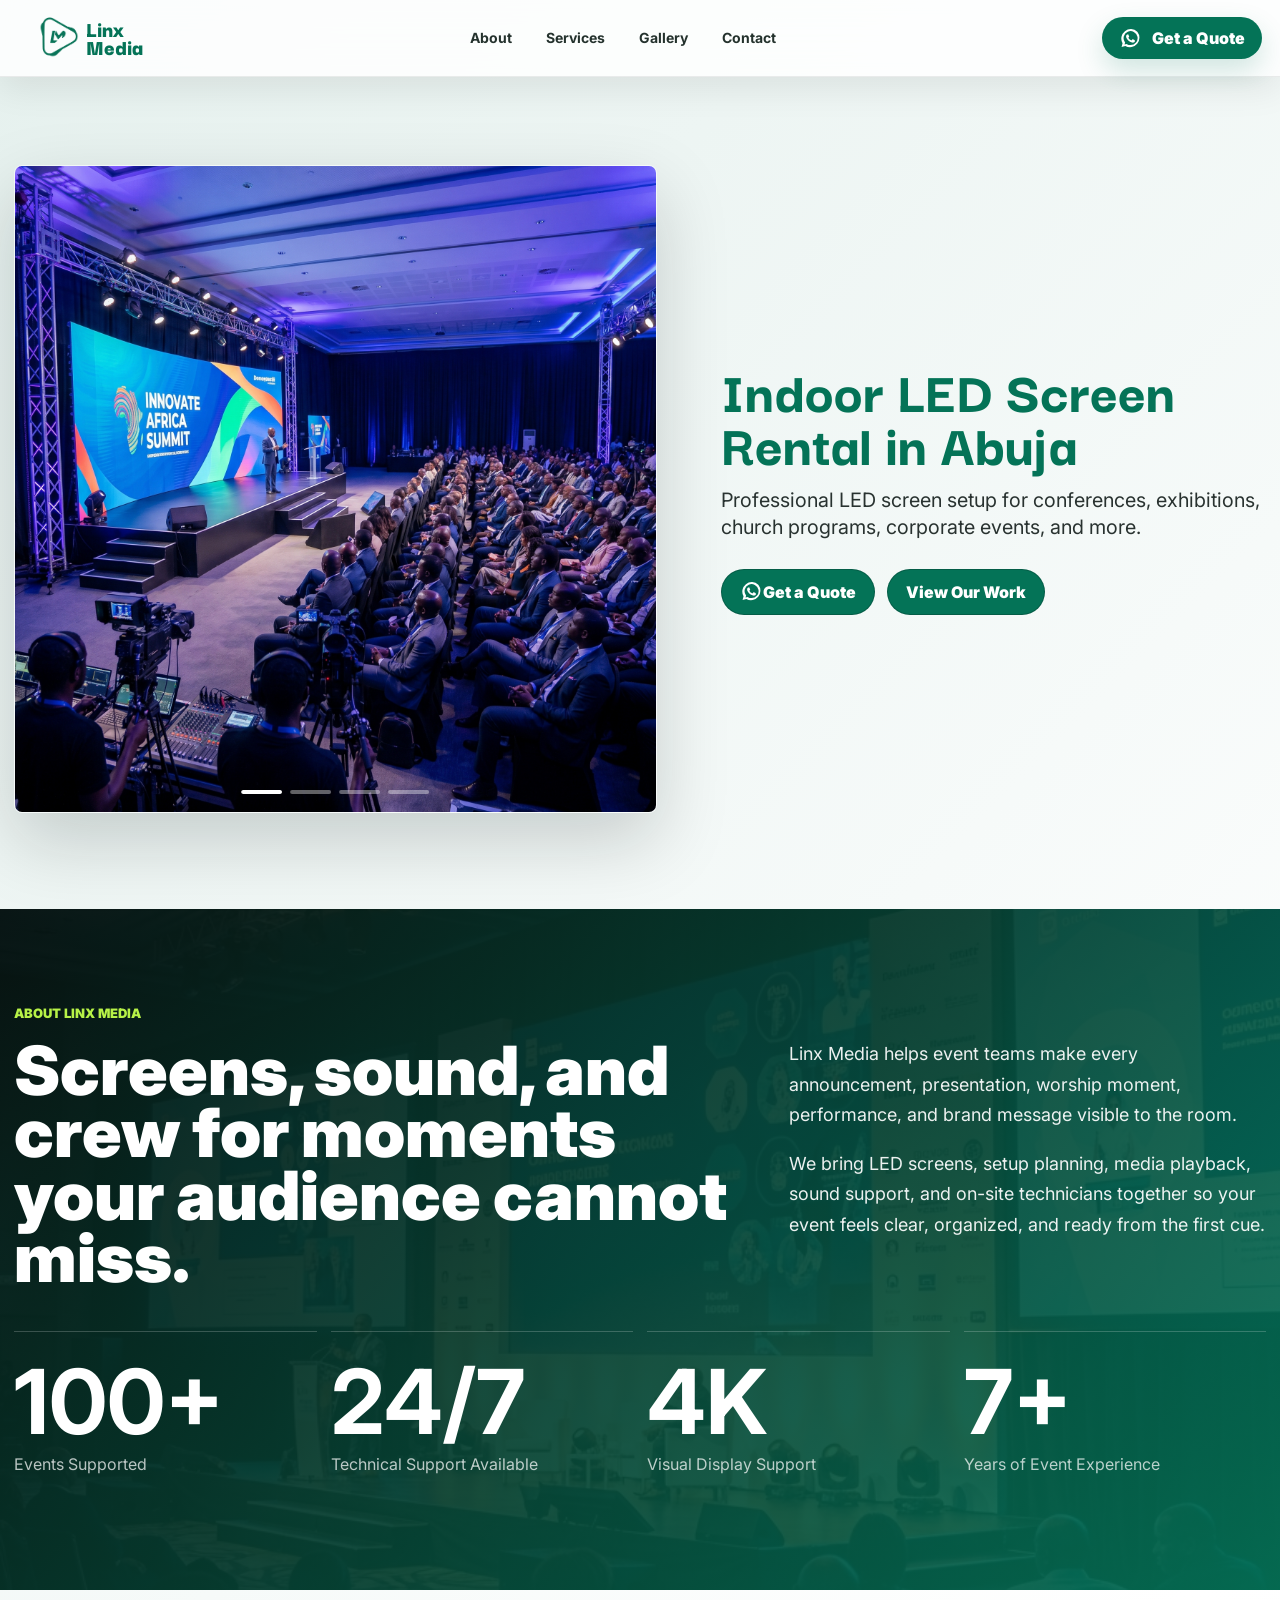
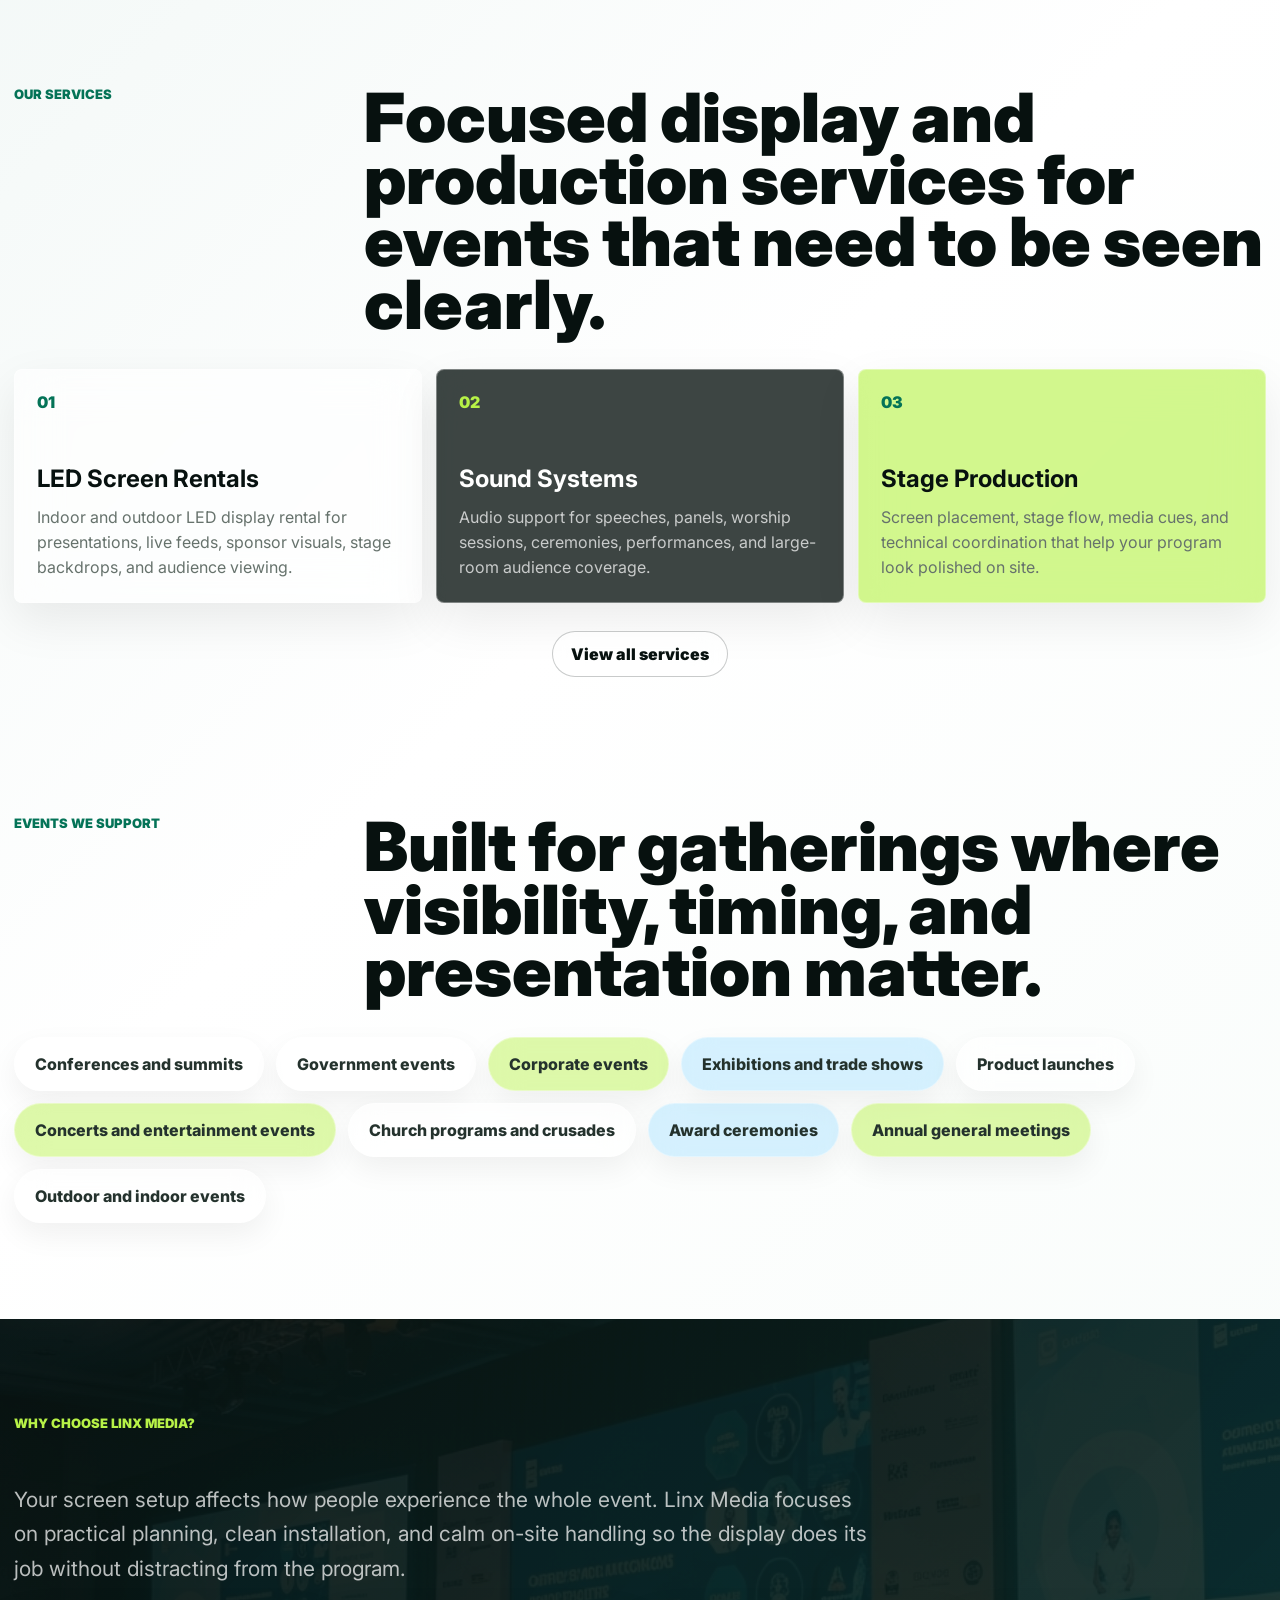
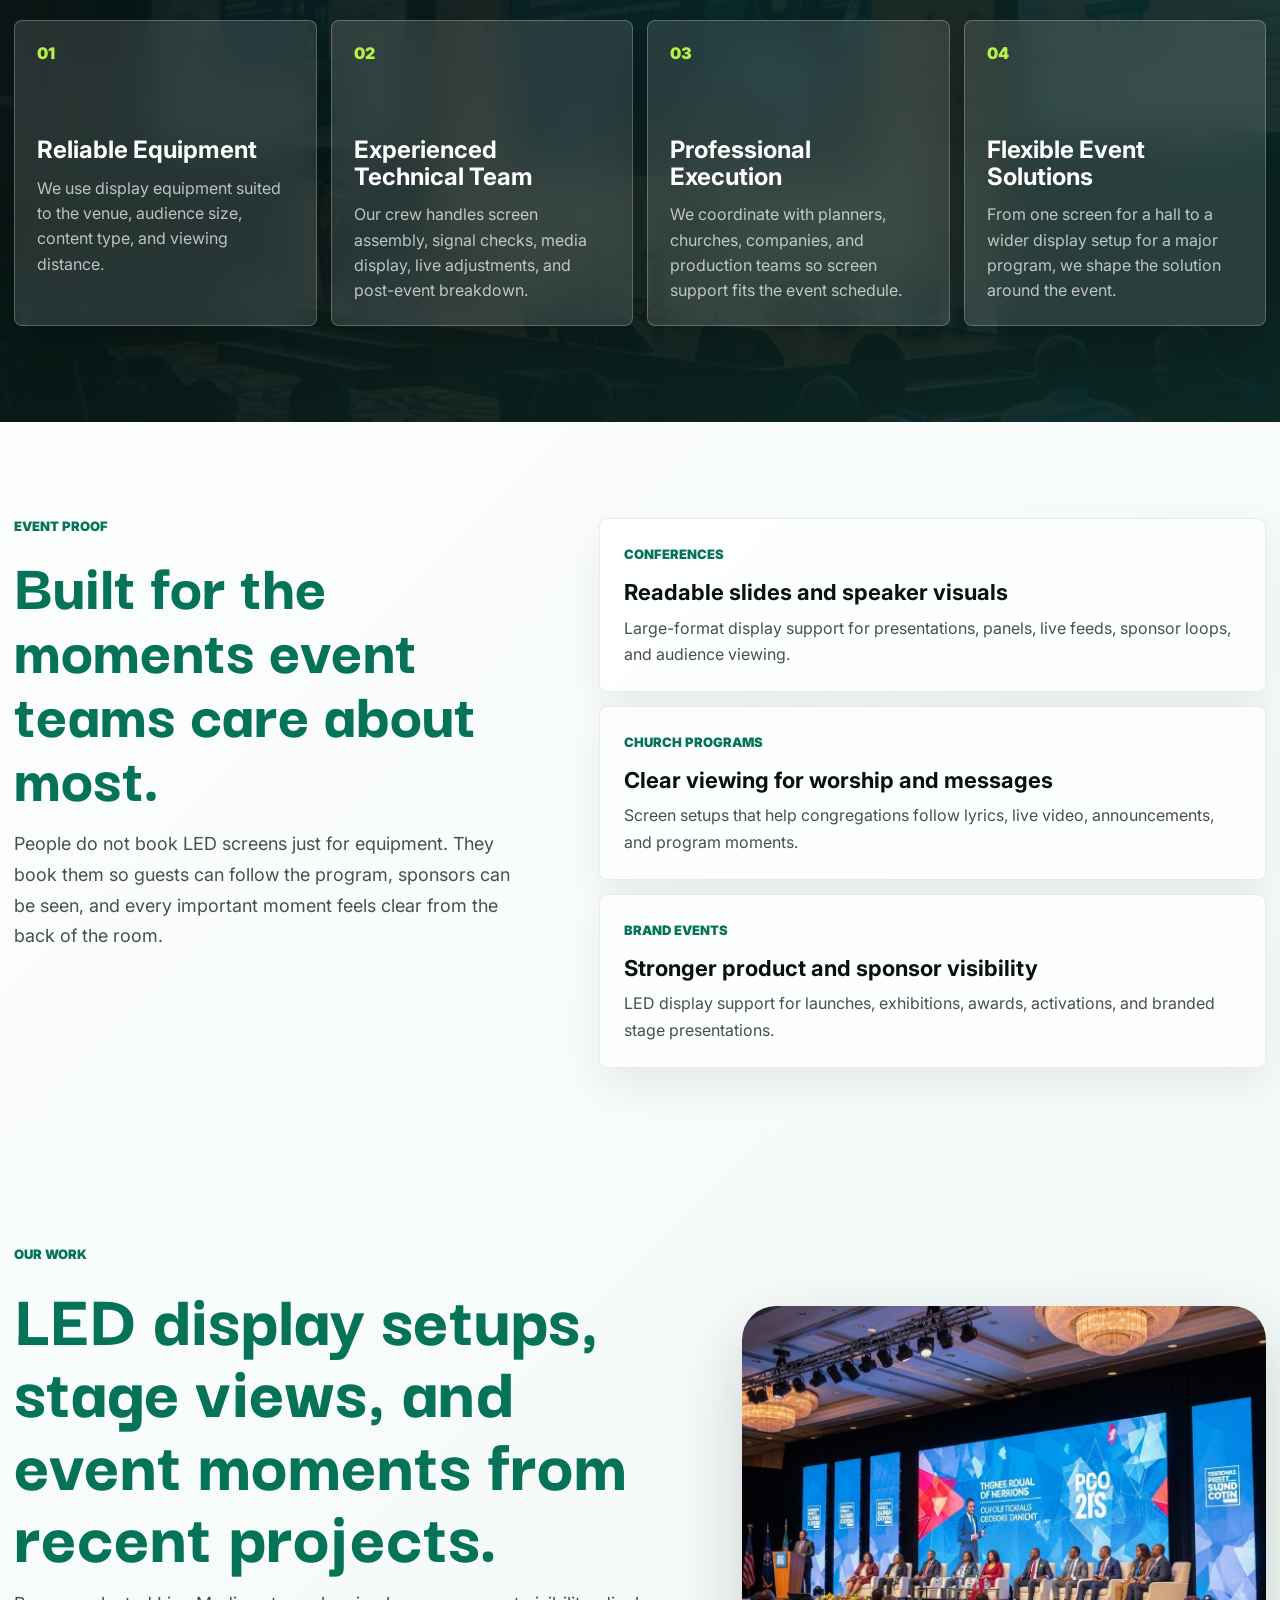
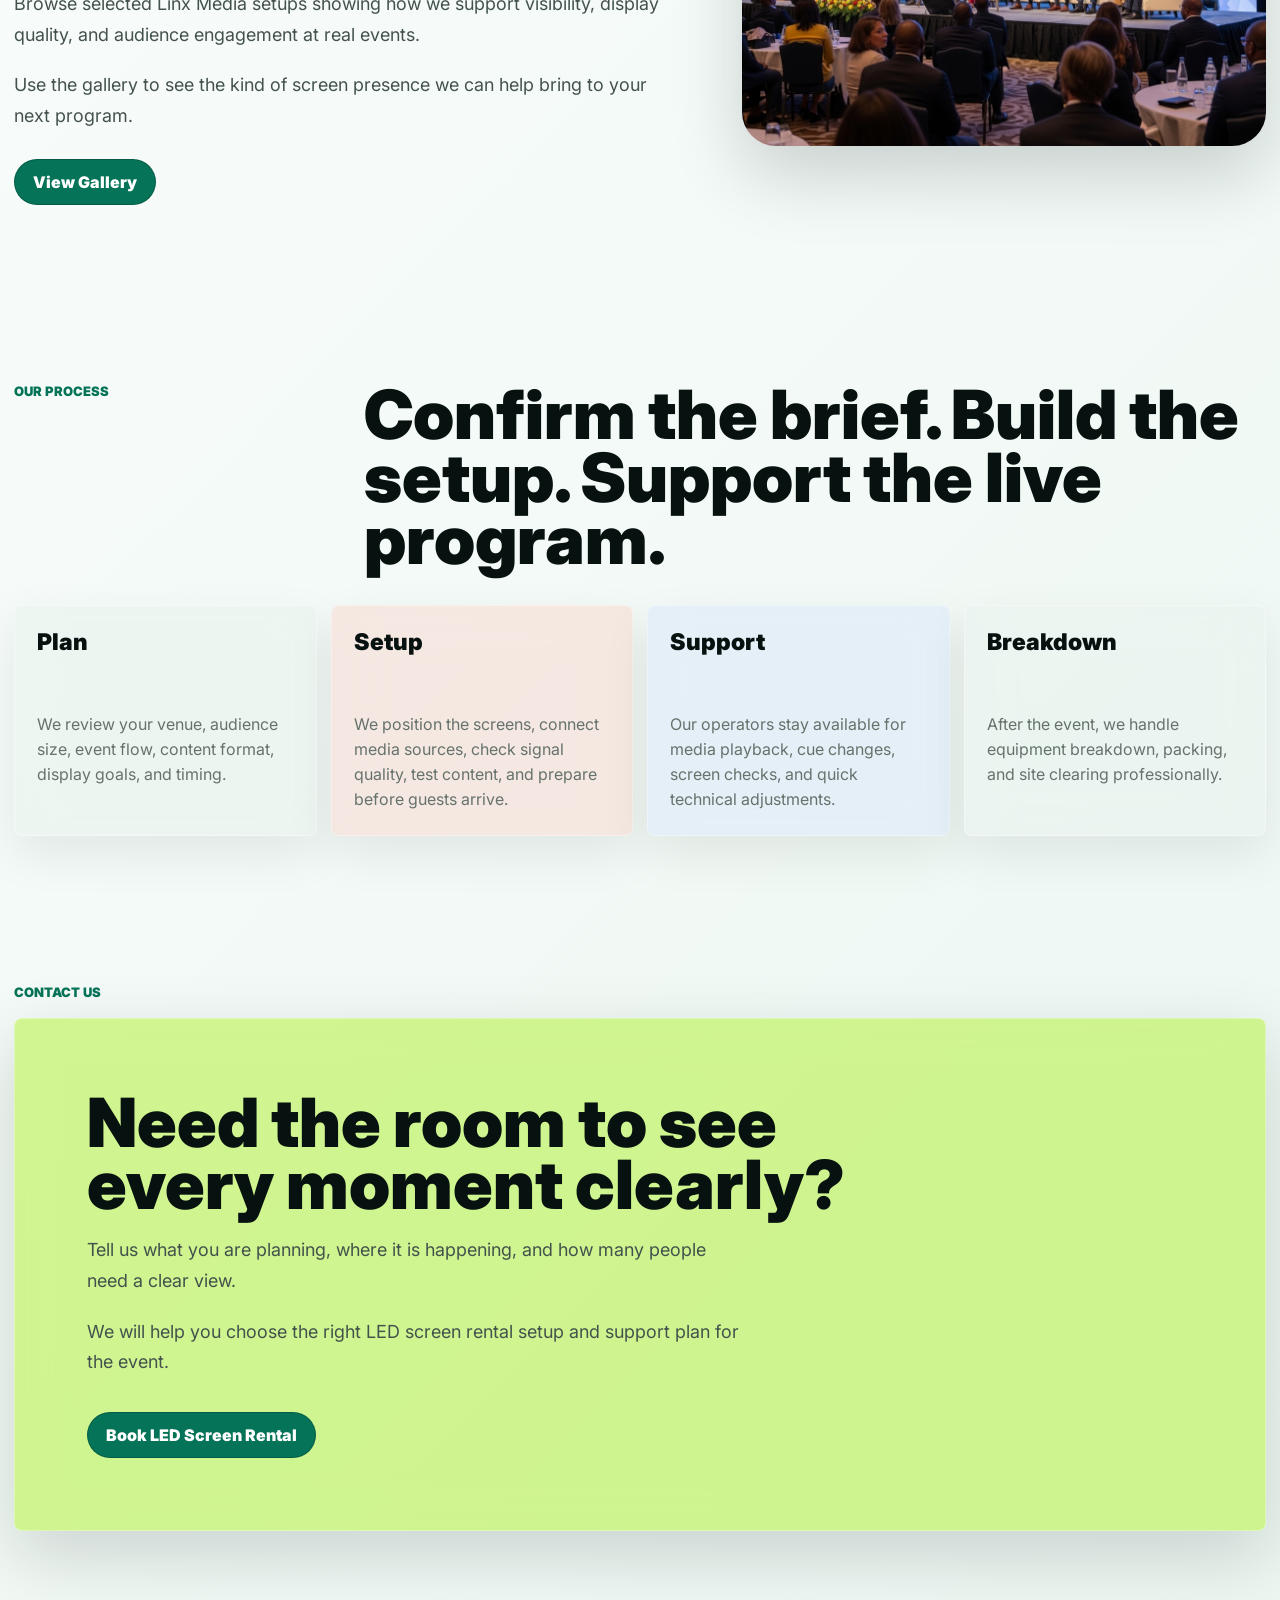
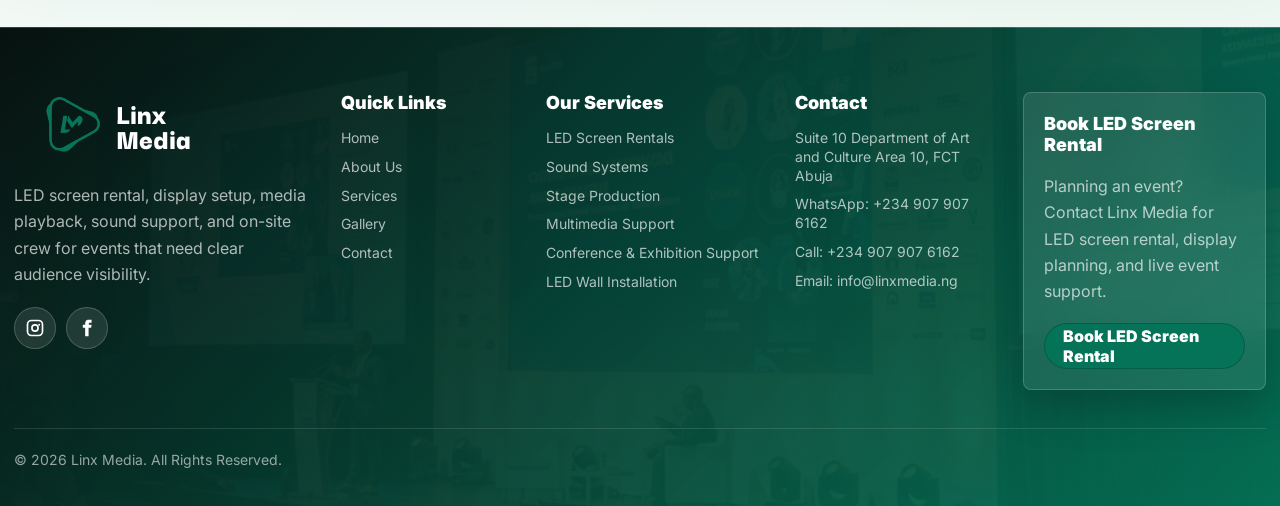
<file: index.html>
<!DOCTYPE html>
<html lang="en">
<head>
  <meta charset="UTF-8">
  <meta name="viewport" content="width=device-width, initial-scale=1.0">
  <title>Linx Media | LED Screens, Sound, Stage &amp; Event Support</title>
  <meta name="description" content="Linx Media provides LED screen rental, display setup, sound support, and event production assistance for conferences, churches, exhibitions, and corporate events.">
  <link rel="canonical" href="https://www.linxmedia.com.ng/">
  <meta name="robots" content="index, follow">
  <meta name="theme-color" content="#047357">
  <meta name="google-site-verification" content="UTUIDooDW8w01mmYviOuxTPxaXbJYJZ5lzkP3q-1VrM">
  <meta name="geo.region" content="NG-FC">
  <meta name="geo.placename" content="Abuja">
  <meta property="og:site_name" content="Linx Media">
  <meta property="og:type" content="website">
  <meta property="og:url" content="https://www.linxmedia.com.ng/">
  <meta property="og:title" content="Linx Media | LED Screens, Sound, Stage &amp; Event Support">
  <meta property="og:description" content="LED screen rental, display setup, sound support, and event production assistance for conferences, churches, exhibitions, and corporate events.">
  <meta property="og:image" content="https://www.linxmedia.com.ng/assets/linx/home-slide-3.jpg">
  <meta name="twitter:card" content="summary_large_image">
  <meta name="twitter:title" content="Linx Media | LED Screens, Sound, Stage &amp; Event Support">
  <meta name="twitter:description" content="LED screen rental, display setup, sound support, and event production assistance for conferences, churches, exhibitions, and corporate events.">
  <meta name="twitter:image" content="https://www.linxmedia.com.ng/assets/linx/home-slide-3.jpg">
  <link rel="preconnect" href="https://fonts.googleapis.com">
  <link rel="preconnect" href="https://fonts.gstatic.com" crossorigin>
  <link rel="preload" as="image" href="assets/linx/home-slide-1.jpeg">
  <link href="https://fonts.googleapis.com/css2?family=Darker+Grotesque:wght@700;800;900&family=Inter:wght@400;500;600;700;800;900&display=swap" rel="stylesheet">
  <link rel="icon" type="image/png" sizes="32x32" href="assets/favicon-32.png?v=4">
  <link rel="icon" type="image/png" sizes="192x192" href="assets/favicon-192.png?v=4">
  <link rel="shortcut icon" href="favicon.ico?v=4">
  <link rel="apple-touch-icon" href="assets/apple-touch-icon.png?v=4">
  <link rel="stylesheet" href="styles.css">
  <script type="application/ld+json">
    {
      "@context": "https://schema.org",
      "@type": "ProfessionalService",
      "name": "Linx Media",
      "url": "https://www.linxmedia.com.ng/",
      "image": "https://www.linxmedia.com.ng/assets/linx/home-slide-3.jpg",
      "description": "Event display company providing LED screen rental, screen setup, sound support, media playback, and on-site technical assistance.",
      "telephone": "+2349079076162",
      "email": "info@linxmedia.ng",
      "address": {
        "@type": "PostalAddress",
        "streetAddress": "Suite 10 Department of Art and Culture Area 10",
        "addressLocality": "Abuja",
        "addressRegion": "FCT",
        "addressCountry": "NG"
      },
      "areaServed": ["Abuja", "Nigeria"],
      "serviceType": [
        "LED Screen Rentals",
        "Sound Systems",
        "Stage production",
        "Media playback support",
        "Conference and Exhibition Support",
        "LED Wall Setup & Installation"
      ]
    }
  </script>
  <!-- Google tag (gtag.js) -->
  <script async src="https://www.googletagmanager.com/gtag/js?id=G-PYZNKVM0P6"></script>
  <script>
    window.dataLayer = window.dataLayer || [];
    function gtag(){dataLayer.push(arguments);}
    gtag('js', new Date());

    gtag('config', 'G-PYZNKVM0P6');
  </script></head>
<body>
  <a class="skip-link" href="#top">Skip to content</a>
  <header class="site-header">
    <a class="brand" href="#top" aria-label="Linx Media home">
      <img src="assets/Linx%20media%20logo.png" alt="Linx Media" decoding="async">
      <span class="brand-wordmark"><strong>Linx</strong><strong>Media</strong></span>
    </a>

    <button class="menu-toggle" type="button" aria-label="Open menu" aria-expanded="false">
      <span></span>
      <span></span>
      <span></span>
    </button>

    <nav class="nav-links" aria-label="Primary navigation">
      <a href="about.html">About</a>
      <a href="services.html">Services</a>
      <a href="work.html">Gallery</a>
      <a href="contact.html">Contact</a>
      <a class="mobile-nav-cta" href="https://wa.me/2349079076162?text=Hello%20Linx%20Media%2C%20I%20would%20like%20to%20book%20LED%20screen%20rental%20for%20an%20event." target="_blank" rel="noopener">Book LED Screen Rental</a>
    </nav>

    <a class="header-cta" href="https://wa.me/2349079076162?text=Hello%20Linx%20Media%2C%20I%20would%20like%20to%20book%20LED%20screen%20rental%20for%20an%20event." target="_blank" rel="noopener">
      <span class="whatsapp-icon" aria-hidden="true">
        <svg viewBox="0 0 24 24" focusable="false">
          <path d="M19.1 4.9A9.9 9.9 0 0 0 3.7 17l-1 3.8 3.9-1A9.9 9.9 0 0 0 19.1 4.9Zm-7.1 14a7.2 7.2 0 0 1-3.7-1l-.3-.2-2.2.6.6-2.1-.2-.3A7.3 7.3 0 1 1 12 18.9Zm4-5.4c-.2-.1-1.3-.6-1.5-.7-.2-.1-.4-.1-.5.1l-.7.9c-.1.2-.3.2-.5.1a5.9 5.9 0 0 1-2.9-2.5c-.1-.2 0-.3.1-.4l.4-.5c.1-.1.1-.3.2-.4 0-.1 0-.3-.1-.4l-.7-1.7c-.2-.4-.4-.3-.5-.3h-.5c-.2 0-.4.1-.6.3-.2.2-.8.8-.8 1.9s.8 2.2.9 2.3c.1.2 1.6 2.5 3.9 3.5.6.2 1 .4 1.3.5.6.2 1.1.2 1.5.1.5-.1 1.3-.5 1.5-1.1.2-.5.2-1 .1-1.1 0-.1-.2-.2-.4-.3Z" />
        </svg>
      </span>
      Get a Quote
    </a>
  </header>

  <main id="top">
    <section class="hero hero-led">
      <div class="hero-led-gallery reveal" id="photos" aria-label="LED screen event examples">
        <div class="hero-led-track">
          <figure class="hero-led-card is-active">
            <img src="assets/linx/home-slide-1.jpeg" alt="Conference stage with large LED screen and panel speakers" decoding="async" fetchpriority="high">
          </figure>
          <figure class="hero-led-card">
            <img src="assets/linx/home-slide-2.jpeg" alt="Large conference hall with LED screen, lighting and audience" loading="lazy" decoding="async">
          </figure>
          <figure class="hero-led-card">
            <img src="assets/linx/home-slide-3.jpg" alt="Professional event presentation using LED screens and stage production" loading="lazy" decoding="async">
          </figure>
          <figure class="hero-led-card">
            <img src="assets/linx/home-slide-4.jpg" alt="Blue-lit stage with large LED display for a formal event" loading="lazy" decoding="async">
          </figure>
        </div>
        <div class="hero-led-dots" aria-label="Hero image slide controls">
          <button class="hero-led-dot is-active" type="button" aria-label="Show image 1" aria-current="true"></button>
          <button class="hero-led-dot" type="button" aria-label="Show image 2"></button>
          <button class="hero-led-dot" type="button" aria-label="Show image 3"></button>
          <button class="hero-led-dot" type="button" aria-label="Show image 4"></button>
        </div>
      </div>

      <div class="hero-copy reveal">
        <h1>
          <span>Indoor LED Screen Rental in Abuja</span>
        </h1>
        <p class="hero-text">Professional LED screen setup for conferences, exhibitions, church programs, corporate events, and more.</p>
        <div class="hero-actions">
          <a class="button button-primary" href="https://wa.me/2349079076162?text=Hello%20Linx%20Media%2C%20I%20would%20like%20to%20book%20LED%20screen%20rental%20for%20an%20event." target="_blank" rel="noopener">
            <span class="whatsapp-icon" aria-hidden="true">
              <svg viewBox="0 0 24 24" focusable="false">
                <path d="M19.1 4.9A9.9 9.9 0 0 0 3.7 17l-1 3.8 3.9-1A9.9 9.9 0 0 0 19.1 4.9Zm-7.1 14a7.2 7.2 0 0 1-3.7-1l-.3-.2-2.2.6.6-2.1-.2-.3A7.3 7.3 0 1 1 12 18.9Zm4-5.4c-.2-.1-1.3-.6-1.5-.7-.2-.1-.4-.1-.5.1l-.7.9c-.1.2-.3.2-.5.1a5.9 5.9 0 0 1-2.9-2.5c-.1-.2 0-.3.1-.4l.4-.5c.1-.1.1-.3.2-.4 0-.1 0-.3-.1-.4l-.7-1.7c-.2-.4-.4-.3-.5-.3h-.5c-.2 0-.4.1-.6.3-.2.2-.8.8-.8 1.9s.8 2.2.9 2.3c.1.2 1.6 2.5 3.9 3.5.6.2 1 .4 1.3.5.6.2 1.1.2 1.5.1.5-.1 1.3-.5 1.5-1.1.2-.5.2-1 .1-1.1 0-.1-.2-.2-.4-.3Z" />
              </svg>
            </span>
            Get a Quote
          </a>
          <a class="button button-primary" href="work.html">View Our Work</a>
        </div>
      </div>
    </section>

    <section class="about-band" id="about">
      <div class="intro section-pad">
        <div class="section-label reveal">About Linx Media</div>
        <div class="intro-grid">
          <h2 class="reveal">Screens, sound, and crew for moments your audience cannot miss.</h2>
          <div class="intro-copy reveal">
            <p>Linx Media helps event teams make every announcement, presentation, worship moment, performance, and brand message visible to the room.</p>
            <p>We bring LED screens, setup planning, media playback, sound support, and on-site technicians together so your event feels clear, organized, and ready from the first cue.</p>
          </div>
        </div>
      </div>

      <div class="stats section-pad">
        <div class="stat reveal">
          <strong id="eventCount">0</strong>
          <span>Events Supported</span>
        </div>
        <div class="stat reveal">
          <strong>24/7</strong>
          <span>Technical Support Available</span>
        </div>
        <div class="stat reveal">
          <strong>4K</strong>
          <span>Visual Display Support</span>
        </div>
        <div class="stat reveal">
          <strong>7+</strong>
          <span>Years of Event Experience</span>
        </div>
      </div>
    </section>

    <section class="services section-pad" id="services">
      <div class="section-heading reveal">
        <p class="section-label">Our Services</p>
        <h2>Focused display and production services for events that need to be seen clearly.</h2>
      </div>

      <div class="service-grid">
        <article class="service-card service-card-static reveal">
          <span class="service-number">01</span>
          <h3>LED Screen Rentals</h3>
          <p>Indoor and outdoor LED display rental for presentations, live feeds, sponsor visuals, stage backdrops, and audience viewing.</p>
        </article>
        <article class="service-card service-card-static reveal">
          <span class="service-number">02</span>
          <h3>Sound Systems</h3>
          <p>Audio support for speeches, panels, worship sessions, ceremonies, performances, and large-room audience coverage.</p>
        </article>
        <article class="service-card service-card-static reveal">
          <span class="service-number">03</span>
          <h3>Stage Production</h3>
          <p>Screen placement, stage flow, media cues, and technical coordination that help your program look polished on site.</p>
        </article>
      </div>

      <div class="section-action reveal">
        <a class="button button-secondary" href="services.html">View all services</a>
      </div>
    </section>

    <section class="event-types section-pad">
      <div class="section-heading reveal">
        <p class="section-label">Events We Support</p>
        <h2>Built for gatherings where visibility, timing, and presentation matter.</h2>
      </div>

      <div class="event-type-grid reveal" aria-label="Events supported by Linx Media">
        <span>Conferences and summits</span>
        <span>Government events</span>
        <span>Corporate events</span>
        <span>Exhibitions and trade shows</span>
        <span>Product launches</span>
        <span>Concerts and entertainment events</span>
        <span>Church programs and crusades</span>
        <span>Award ceremonies</span>
        <span>Annual general meetings</span>
        <span>Outdoor and indoor events</span>
      </div>
    </section>

    <section class="showcase section-pad" id="work">
      <div class="showcase-header reveal">
        <p class="section-label">Why Choose Linx Media?</p>
      </div>

      <p class="showcase-intro reveal">Your screen setup affects how people experience the whole event. Linx Media focuses on practical planning, clean installation, and calm on-site handling so the display does its job without distracting from the program.</p>

      <div class="why-card-grid">
        <article class="why-card reveal">
          <span>01</span>
          <h3>Reliable Equipment</h3>
          <p>We use display equipment suited to the venue, audience size, content type, and viewing distance.</p>
        </article>
        <article class="why-card reveal">
          <span>02</span>
          <h3>Experienced Technical Team</h3>
          <p>Our crew handles screen assembly, signal checks, media display, live adjustments, and post-event breakdown.</p>
        </article>
        <article class="why-card reveal">
          <span>03</span>
          <h3>Professional Execution</h3>
          <p>We coordinate with planners, churches, companies, and production teams so screen support fits the event schedule.</p>
        </article>
        <article class="why-card reveal">
          <span>04</span>
          <h3>Flexible Event Solutions</h3>
          <p>From one screen for a hall to a wider display setup for a major program, we shape the solution around the event.</p>
        </article>
      </div>
    </section>

    <section class="event-proof section-pad">
      <div class="event-proof-heading reveal">
        <p class="section-label">Event Proof</p>
        <h2>Built for the moments event teams care about most.</h2>
        <p>People do not book LED screens just for equipment. They book them so guests can follow the program, sponsors can be seen, and every important moment feels clear from the back of the room.</p>
      </div>

      <div class="proof-card-grid">
        <article class="proof-card reveal">
          <span>Conferences</span>
          <h3>Readable slides and speaker visuals</h3>
          <p>Large-format display support for presentations, panels, live feeds, sponsor loops, and audience viewing.</p>
        </article>
        <article class="proof-card reveal">
          <span>Church programs</span>
          <h3>Clear viewing for worship and messages</h3>
          <p>Screen setups that help congregations follow lyrics, live video, announcements, and program moments.</p>
        </article>
        <article class="proof-card reveal">
          <span>Brand events</span>
          <h3>Stronger product and sponsor visibility</h3>
          <p>LED display support for launches, exhibitions, awards, activations, and branded stage presentations.</p>
        </article>
      </div>
    </section>

    <section class="our-work-preview section-pad">
      <div class="work-preview-copy reveal">
        <p class="section-label">Our Work</p>
        <h2>LED display setups, stage views, and event moments from recent projects.</h2>
        <p>Browse selected Linx Media setups showing how we support visibility, display quality, and audience engagement at real events.</p>
        <p>Use the gallery to see the kind of screen presence we can help bring to your next program.</p>
        <a class="button button-primary" href="work.html">View Gallery</a>
      </div>
      <figure class="work-preview-media reveal">
        <img src="assets/linx/home-slide-3.jpg" alt="Professional event setup with LED screen and stage production" loading="lazy" decoding="async">
      </figure>
    </section>

    <section class="process section-pad" id="process">
      <div class="section-heading reveal">
        <p class="section-label">Our Process</p>
        <h2>Confirm the brief. Build the setup. Support the live program.</h2>
      </div>
      <div class="process-grid">
        <div class="process-step reveal">
          <span>Plan</span>
          <p>We review your venue, audience size, event flow, content format, display goals, and timing.</p>
        </div>
        <div class="process-step reveal">
          <span>Setup</span>
          <p>We position the screens, connect media sources, check signal quality, test content, and prepare before guests arrive.</p>
        </div>
        <div class="process-step reveal">
          <span>Support</span>
          <p>Our operators stay available for media playback, cue changes, screen checks, and quick technical adjustments.</p>
        </div>
        <div class="process-step reveal">
          <span>Breakdown</span>
          <p>After the event, we handle equipment breakdown, packing, and site clearing professionally.</p>
        </div>
      </div>
    </section>

    <section class="contact section-pad" id="contact">
      <p class="section-label reveal">Contact Us</p>
      <div class="contact-panel reveal">
        <h2>Need the room to see every moment clearly?</h2>
        <p>Tell us what you are planning, where it is happening, and how many people need a clear view.</p>
        <p>We will help you choose the right LED screen rental setup and support plan for the event.</p>
        <div class="contact-actions">
          <a class="button button-primary" href="https://wa.me/2349079076162?text=Hello%20Linx%20Media%2C%20I%20would%20like%20to%20book%20LED%20screen%20rental%20for%20an%20event." target="_blank" rel="noopener">Book LED Screen Rental</a>
        </div>
      </div>
    </section>
  </main>

  <footer class="site-footer">
    <div class="footer-grid">
      <div class="footer-brand">
        <div class="footer-brand-mark">
          <img class="footer-logo" src="assets/Linx%20media%20logo.png" alt="Linx Media" loading="lazy" decoding="async">
          <span class="footer-wordmark"><strong>Linx</strong><strong>Media</strong></span>
        </div>
        <p>LED screen rental, display setup, media playback, sound support, and on-site crew for events that need clear audience visibility.</p>
        <div class="footer-social" aria-label="Linx Media social links">
          <a href="https://www.instagram.com/linxmedia_ng/" target="_blank" rel="noopener" aria-label="Follow Linx Media on Instagram">
            <svg viewBox="0 0 24 24" focusable="false" aria-hidden="true">
              <path d="M7.8 2h8.4A5.8 5.8 0 0 1 22 7.8v8.4a5.8 5.8 0 0 1-5.8 5.8H7.8A5.8 5.8 0 0 1 2 16.2V7.8A5.8 5.8 0 0 1 7.8 2Zm0 2A3.8 3.8 0 0 0 4 7.8v8.4A3.8 3.8 0 0 0 7.8 20h8.4a3.8 3.8 0 0 0 3.8-3.8V7.8A3.8 3.8 0 0 0 16.2 4H7.8Zm4.2 3.3a4.7 4.7 0 1 1 0 9.4 4.7 4.7 0 0 1 0-9.4Zm0 2a2.7 2.7 0 1 0 0 5.4 2.7 2.7 0 0 0 0-5.4Zm5-2.45a1.15 1.15 0 1 1 0 2.3 1.15 1.15 0 0 1 0-2.3Z" />
            </svg>
          </a>
          <a href="https://www.facebook.com/share/1B9i2rN9x2/?mibextid=wwXIfr" target="_blank" rel="noopener" aria-label="Follow Linx Media on Facebook">
            <svg viewBox="0 0 24 24" focusable="false" aria-hidden="true">
              <path d="M14.2 8.1V6.6c0-.7.5-.9.9-.9h2.4V2.1L14.2 2c-3.6 0-4.4 2.7-4.4 4.4v1.7H7v3.7h2.8V22h4.1V11.8h3.1l.5-3.7h-3.3Z" />
            </svg>
          </a>
        </div>
      </div>

      <div>
        <h3>Quick Links</h3>
        <nav class="footer-links" aria-label="Footer quick links">
          <a href="index.html">Home</a>
          <a href="about.html">About Us</a>
          <a href="services.html">Services</a>
          <a href="work.html">Gallery</a>
          <a href="contact.html">Contact</a>
        </nav>
      </div>

      <div>
        <h3>Our Services</h3>
        <nav class="footer-links" aria-label="Footer services">
          <a href="services.html">LED Screen Rentals</a>
          <a href="services.html">Sound Systems</a>
          <a href="services.html">Stage Production</a>
          <a href="services.html">Multimedia Support</a>
          <a href="services.html">Conference & Exhibition Support</a>
          <a href="services.html">LED Wall Installation</a>
        </nav>
      </div>

      <div>
        <h3>Contact</h3>
        <div class="footer-links">
          <span>Suite 10 Department of Art and Culture Area 10, FCT Abuja</span>
          <a href="https://wa.me/2349079076162" target="_blank" rel="noopener">WhatsApp: +234 907 907 6162</a>
          <a href="tel:+2349079076162">Call: +234 907 907 6162</a>
          <a href="mailto:info@linxmedia.ng">Email: info@linxmedia.ng</a>
        </div>
      </div>

      <div class="footer-cta">
        <h3>Book LED Screen Rental</h3>
        <p>Planning an event? Contact Linx Media for LED screen rental, display planning, and live event support.</p>
        <a class="button button-primary" href="https://wa.me/2349079076162?text=Hello%20Linx%20Media%2C%20I%20would%20like%20to%20book%20LED%20screen%20rental%20for%20an%20event." target="_blank" rel="noopener">Book LED Screen Rental</a>
      </div>
    </div>

    <div class="footer-bottom">
      <span>&copy; 2026 Linx Media. All Rights Reserved.</span>
    </div>
  </footer>
  <script src="script.js"></script>
</body>
</html>
</file>
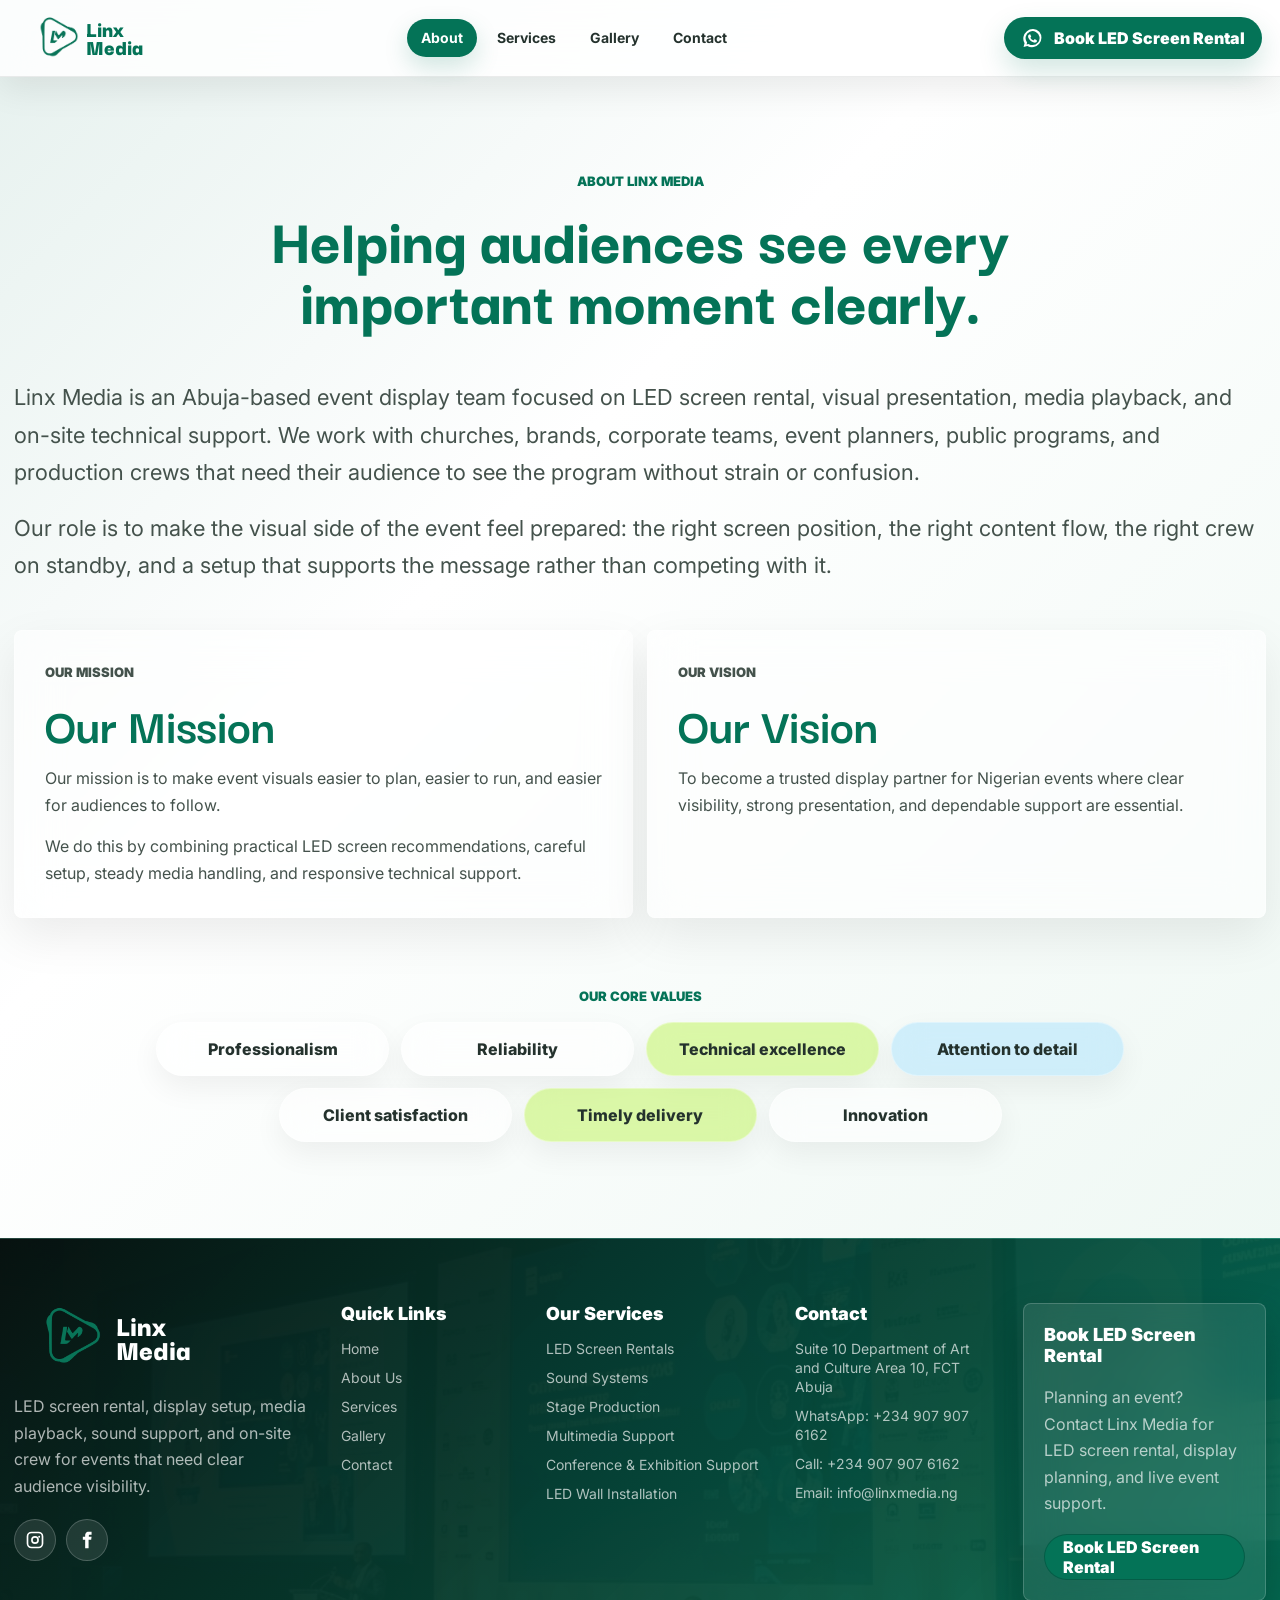
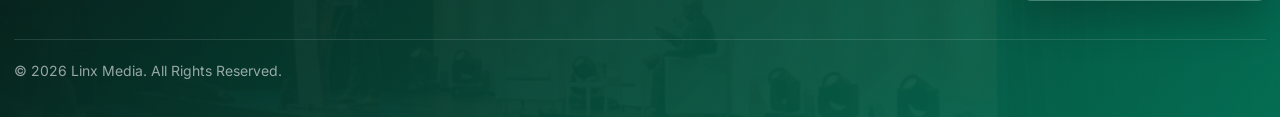
<file: about.html>
<!DOCTYPE html>
<html lang="en">
<head>
  <meta charset="UTF-8">
  <meta name="viewport" content="width=device-width, initial-scale=1.0">
  <title>About Linx Media | Event Technical Production</title>
  <meta name="description" content="Learn about Linx Media, an Abuja-based event display and LED screen rental team helping audiences see programs clearly.">
  <link rel="canonical" href="https://www.linxmedia.com.ng/about.html">
  <meta name="robots" content="index, follow">
  <meta name="theme-color" content="#047357">
  <meta name="google-site-verification" content="UTUIDooDW8w01mmYviOuxTPxaXbJYJZ5lzkP3q-1VrM">
  <meta name="geo.region" content="NG-FC">
  <meta name="geo.placename" content="Abuja">
  <meta property="og:site_name" content="Linx Media">
  <meta property="og:type" content="website">
  <meta property="og:url" content="https://www.linxmedia.com.ng/about.html">
  <meta property="og:title" content="About Linx Media | Event Technical Production">
  <meta property="og:description" content="Learn about Linx Media, an Abuja-based event display and LED screen rental team helping audiences see programs clearly.">
  <meta property="og:image" content="https://www.linxmedia.com.ng/assets/linx/home-slide-3.jpg">
  <meta name="twitter:card" content="summary_large_image">
  <meta name="twitter:title" content="About Linx Media | Event Technical Production">
  <meta name="twitter:description" content="Learn about Linx Media, an Abuja-based event display and LED screen rental team helping audiences see programs clearly.">
  <meta name="twitter:image" content="https://www.linxmedia.com.ng/assets/linx/home-slide-3.jpg">
  <link rel="preconnect" href="https://fonts.googleapis.com">
  <link rel="preconnect" href="https://fonts.gstatic.com" crossorigin>
  <link href="https://fonts.googleapis.com/css2?family=Darker+Grotesque:wght@700;800;900&family=Inter:wght@400;500;600;700;800;900&display=swap" rel="stylesheet">
  <link rel="icon" type="image/png" sizes="32x32" href="assets/favicon-32.png?v=4">
  <link rel="icon" type="image/png" sizes="192x192" href="assets/favicon-192.png?v=4">
  <link rel="shortcut icon" href="favicon.ico?v=4">
  <link rel="apple-touch-icon" href="assets/apple-touch-icon.png?v=4">
  <link rel="stylesheet" href="styles.css">
  <!-- Google tag (gtag.js) -->
  <script async src="https://www.googletagmanager.com/gtag/js?id=G-PYZNKVM0P6"></script>
  <script>
    window.dataLayer = window.dataLayer || [];
    function gtag(){dataLayer.push(arguments);}
    gtag('js', new Date());

    gtag('config', 'G-PYZNKVM0P6');
  </script></head>
<body>
  <a class="skip-link" href="#top">Skip to content</a>
  <header class="site-header">
    <a class="brand" href="index.html" aria-label="Linx Media home">
      <img src="assets/Linx%20media%20logo.png" alt="Linx Media" decoding="async">
      <span class="brand-wordmark"><strong>Linx</strong><strong>Media</strong></span>
    </a>

    <button class="menu-toggle" type="button" aria-label="Open menu" aria-expanded="false">
      <span></span>
      <span></span>
      <span></span>
    </button>

    <nav class="nav-links" aria-label="Primary navigation">
      <a href="about.html" aria-current="page">About</a>
      <a href="services.html">Services</a>
      <a href="work.html">Gallery</a>
      <a href="contact.html">Contact</a>
      <a class="mobile-nav-cta" href="https://wa.me/2349079076162?text=Hello%20Linx%20Media%2C%20I%20would%20like%20to%20book%20LED%20screen%20rental%20for%20an%20event." target="_blank" rel="noopener">Book LED Screen Rental</a>
    </nav>

    <a class="header-cta" href="https://wa.me/2349079076162?text=Hello%20Linx%20Media%2C%20I%20would%20like%20to%20book%20LED%20screen%20rental%20for%20an%20event." target="_blank" rel="noopener">
      <span class="whatsapp-icon" aria-hidden="true">
        <svg viewBox="0 0 24 24" focusable="false">
          <path d="M19.1 4.9A9.9 9.9 0 0 0 3.7 17l-1 3.8 3.9-1A9.9 9.9 0 0 0 19.1 4.9Zm-7.1 14a7.2 7.2 0 0 1-3.7-1l-.3-.2-2.2.6.6-2.1-.2-.3A7.3 7.3 0 1 1 12 18.9Zm4-5.4c-.2-.1-1.3-.6-1.5-.7-.2-.1-.4-.1-.5.1l-.7.9c-.1.2-.3.2-.5.1a5.9 5.9 0 0 1-2.9-2.5c-.1-.2 0-.3.1-.4l.4-.5c.1-.1.1-.3.2-.4 0-.1 0-.3-.1-.4l-.7-1.7c-.2-.4-.4-.3-.5-.3h-.5c-.2 0-.4.1-.6.3-.2.2-.8.8-.8 1.9s.8 2.2.9 2.3c.1.2 1.6 2.5 3.9 3.5.6.2 1 .4 1.3.5.6.2 1.1.2 1.5.1.5-.1 1.3-.5 1.5-1.1.2-.5.2-1 .1-1.1 0-.1-.2-.2-.4-.3Z" />
        </svg>
      </span>
      Book LED Screen Rental
    </a>
  </header>

  <main id="top">
    <section class="page-hero section-pad">
      <p class="section-label reveal">About Linx Media</p>
      <h1 class="about-title reveal">Helping audiences see every important moment clearly.</h1>
    </section>

    <section class="about-page section-pad">
      <div class="about-story reveal">
        <p>Linx Media is an Abuja-based event display team focused on LED screen rental, visual presentation, media playback, and on-site technical support. We work with churches, brands, corporate teams, event planners, public programs, and production crews that need their audience to see the program without strain or confusion.</p>
        <p>Our role is to make the visual side of the event feel prepared: the right screen position, the right content flow, the right crew on standby, and a setup that supports the message rather than competing with it.</p>
      </div>

      <div class="about-card-grid">
        <article class="about-card reveal">
          <p class="section-label">Our Mission</p>
          <h2>Our Mission</h2>
          <p>Our mission is to make event visuals easier to plan, easier to run, and easier for audiences to follow.</p>
          <p>We do this by combining practical LED screen recommendations, careful setup, steady media handling, and responsive technical support.</p>
        </article>
        <article class="about-card reveal">
          <p class="section-label">Our Vision</p>
          <h2>Our Vision</h2>
          <p>To become a trusted display partner for Nigerian events where clear visibility, strong presentation, and dependable support are essential.</p>
        </article>
      </div>

      <div class="core-values reveal">
        <p class="section-label">Our Core Values</p>
        <div class="event-type-grid core-value-grid">
          <span>Professionalism</span>
          <span>Reliability</span>
          <span>Technical excellence</span>
          <span>Attention to detail</span>
          <span>Client satisfaction</span>
          <span>Timely delivery</span>
          <span>Innovation</span>
        </div>
      </div>
    </section>
  </main>

  <footer class="site-footer">
    <div class="footer-grid">
      <div class="footer-brand">
        <div class="footer-brand-mark">
          <img class="footer-logo" src="assets/Linx%20media%20logo.png" alt="Linx Media" loading="lazy" decoding="async">
          <span class="footer-wordmark"><strong>Linx</strong><strong>Media</strong></span>
        </div>
        <p>LED screen rental, display setup, media playback, sound support, and on-site crew for events that need clear audience visibility.</p>
        <div class="footer-social" aria-label="Linx Media social links">
          <a href="https://www.instagram.com/linxmedia_ng/" target="_blank" rel="noopener" aria-label="Follow Linx Media on Instagram">
            <svg viewBox="0 0 24 24" focusable="false" aria-hidden="true">
              <path d="M7.8 2h8.4A5.8 5.8 0 0 1 22 7.8v8.4a5.8 5.8 0 0 1-5.8 5.8H7.8A5.8 5.8 0 0 1 2 16.2V7.8A5.8 5.8 0 0 1 7.8 2Zm0 2A3.8 3.8 0 0 0 4 7.8v8.4A3.8 3.8 0 0 0 7.8 20h8.4a3.8 3.8 0 0 0 3.8-3.8V7.8A3.8 3.8 0 0 0 16.2 4H7.8Zm4.2 3.3a4.7 4.7 0 1 1 0 9.4 4.7 4.7 0 0 1 0-9.4Zm0 2a2.7 2.7 0 1 0 0 5.4 2.7 2.7 0 0 0 0-5.4Zm5-2.45a1.15 1.15 0 1 1 0 2.3 1.15 1.15 0 0 1 0-2.3Z" />
            </svg>
          </a>
          <a href="https://www.facebook.com/share/1B9i2rN9x2/?mibextid=wwXIfr" target="_blank" rel="noopener" aria-label="Follow Linx Media on Facebook">
            <svg viewBox="0 0 24 24" focusable="false" aria-hidden="true">
              <path d="M14.2 8.1V6.6c0-.7.5-.9.9-.9h2.4V2.1L14.2 2c-3.6 0-4.4 2.7-4.4 4.4v1.7H7v3.7h2.8V22h4.1V11.8h3.1l.5-3.7h-3.3Z" />
            </svg>
          </a>
        </div>
      </div>
      <div>
        <h3>Quick Links</h3>
        <nav class="footer-links" aria-label="Footer quick links">
          <a href="index.html">Home</a>
          <a href="about.html">About Us</a>
          <a href="services.html">Services</a>
          <a href="work.html">Gallery</a>
          <a href="contact.html">Contact</a>
        </nav>
      </div>
      <div>
        <h3>Our Services</h3>
        <nav class="footer-links" aria-label="Footer services">
          <a href="services.html">LED Screen Rentals</a>
          <a href="services.html">Sound Systems</a>
          <a href="services.html">Stage Production</a>
          <a href="services.html">Multimedia Support</a>
          <a href="services.html">Conference & Exhibition Support</a>
          <a href="services.html">LED Wall Installation</a>
        </nav>
      </div>
      <div>
        <h3>Contact</h3>
        <div class="footer-links">
          <span>Suite 10 Department of Art and Culture Area 10, FCT Abuja</span>
          <a href="https://wa.me/2349079076162" target="_blank" rel="noopener">WhatsApp: +234 907 907 6162</a>
          <a href="tel:+2349079076162">Call: +234 907 907 6162</a>
          <a href="mailto:info@linxmedia.ng">Email: info@linxmedia.ng</a>
        </div>
      </div>
      <div class="footer-cta">
        <h3>Book LED Screen Rental</h3>
        <p>Planning an event? Contact Linx Media for LED screen rental, display planning, and live event support.</p>
        <a class="button button-primary" href="https://wa.me/2349079076162?text=Hello%20Linx%20Media%2C%20I%20would%20like%20to%20book%20LED%20screen%20rental%20for%20an%20event." target="_blank" rel="noopener">Book LED Screen Rental</a>
      </div>
    </div>
    <div class="footer-bottom">
      <span>&copy; 2026 Linx Media. All Rights Reserved.</span>
    </div>
  </footer>
  <script src="script.js"></script>
</body>
</html>
</file>
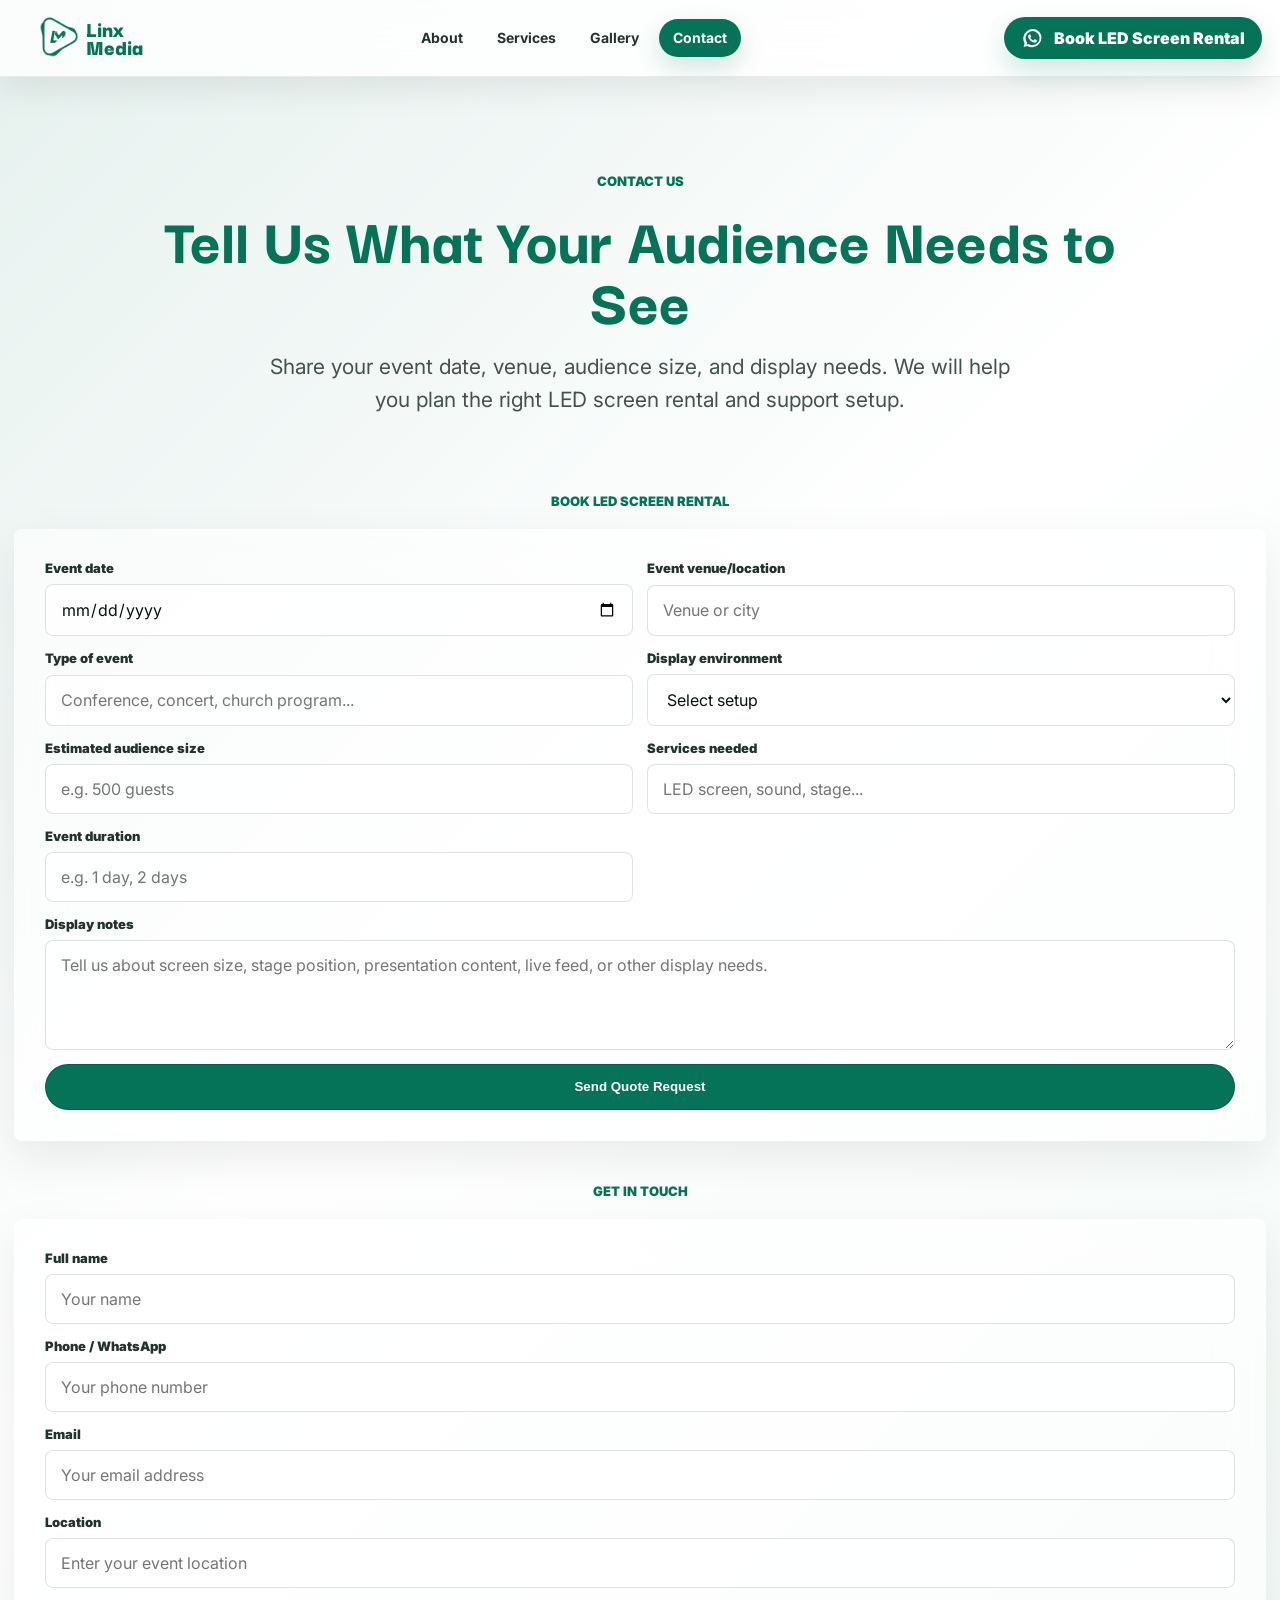
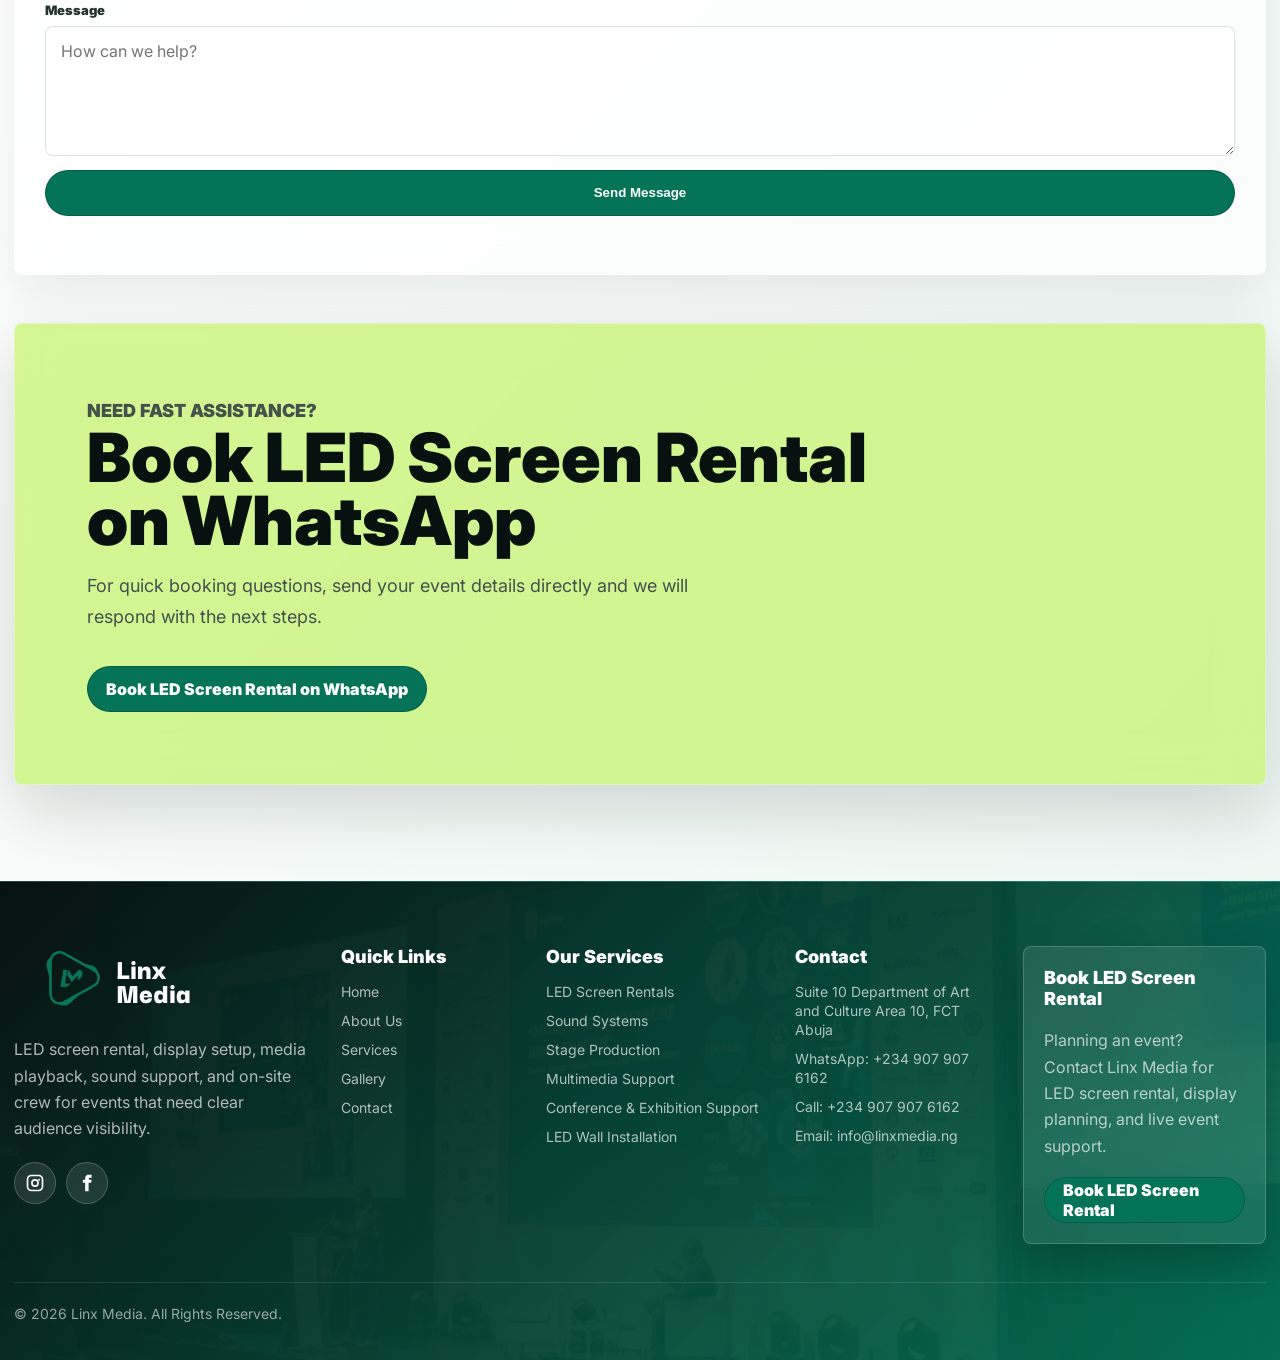
<file: contact.html>
<!DOCTYPE html>
<html lang="en">
<head>
  <meta charset="UTF-8">
  <meta name="viewport" content="width=device-width, initial-scale=1.0">
  <title>Contact Linx Media | Request Event Quote</title>
  <meta name="description" content="Contact Linx Media to book LED screen rental, display setup, media playback, sound support, and event technical assistance.">
  <link rel="canonical" href="https://www.linxmedia.com.ng/contact.html">
  <meta name="robots" content="index, follow">
  <meta name="theme-color" content="#047357">
  <meta name="google-site-verification" content="UTUIDooDW8w01mmYviOuxTPxaXbJYJZ5lzkP3q-1VrM">
  <meta name="geo.region" content="NG-FC">
  <meta name="geo.placename" content="Abuja">
  <meta property="og:site_name" content="Linx Media">
  <meta property="og:type" content="website">
  <meta property="og:url" content="https://www.linxmedia.com.ng/contact.html">
  <meta property="og:title" content="Contact Linx Media | Request Event Quote">
  <meta property="og:description" content="Contact Linx Media to book LED screen rental, display setup, media playback, sound support, and event technical assistance.">
  <meta property="og:image" content="https://www.linxmedia.com.ng/assets/linx/home-slide-3.jpg">
  <meta name="twitter:card" content="summary_large_image">
  <meta name="twitter:title" content="Contact Linx Media | Request Event Quote">
  <meta name="twitter:description" content="Contact Linx Media to book LED screen rental, display setup, media playback, sound support, and event technical assistance.">
  <meta name="twitter:image" content="https://www.linxmedia.com.ng/assets/linx/home-slide-3.jpg">
  <link rel="preconnect" href="https://fonts.googleapis.com">
  <link rel="preconnect" href="https://fonts.gstatic.com" crossorigin>
  <link href="https://fonts.googleapis.com/css2?family=Darker+Grotesque:wght@700;800;900&family=Inter:wght@400;500;600;700;800;900&display=swap" rel="stylesheet">
  <link rel="icon" type="image/png" sizes="32x32" href="assets/favicon-32.png?v=4">
  <link rel="icon" type="image/png" sizes="192x192" href="assets/favicon-192.png?v=4">
  <link rel="shortcut icon" href="favicon.ico?v=4">
  <link rel="apple-touch-icon" href="assets/apple-touch-icon.png?v=4">
  <link rel="stylesheet" href="styles.css">
  <!-- Google tag (gtag.js) -->
  <script async src="https://www.googletagmanager.com/gtag/js?id=G-PYZNKVM0P6"></script>
  <script>
    window.dataLayer = window.dataLayer || [];
    function gtag(){dataLayer.push(arguments);}
    gtag('js', new Date());

    gtag('config', 'G-PYZNKVM0P6');
  </script></head>
<body>
  <a class="skip-link" href="#top">Skip to content</a>
  <header class="site-header">
    <a class="brand" href="index.html" aria-label="Linx Media home">
      <img src="assets/Linx%20media%20logo.png" alt="Linx Media" decoding="async">
      <span class="brand-wordmark"><strong>Linx</strong><strong>Media</strong></span>
    </a>
    <button class="menu-toggle" type="button" aria-label="Open menu" aria-expanded="false">
      <span></span>
      <span></span>
      <span></span>
    </button>
    <nav class="nav-links" aria-label="Primary navigation">
      <a href="about.html">About</a>
      <a href="services.html">Services</a>
      <a href="work.html">Gallery</a>
      <a href="contact.html" aria-current="page">Contact</a>
      <a class="mobile-nav-cta" href="https://wa.me/2349079076162?text=Hello%20Linx%20Media%2C%20I%20would%20like%20to%20book%20LED%20screen%20rental%20for%20an%20event." target="_blank" rel="noopener">Book LED Screen Rental</a>
    </nav>
    <a class="header-cta" href="https://wa.me/2349079076162?text=Hello%20Linx%20Media%2C%20I%20would%20like%20to%20book%20LED%20screen%20rental%20for%20an%20event." target="_blank" rel="noopener">
      <span class="whatsapp-icon" aria-hidden="true">
        <svg viewBox="0 0 24 24" focusable="false">
          <path d="M19.1 4.9A9.9 9.9 0 0 0 3.7 17l-1 3.8 3.9-1A9.9 9.9 0 0 0 19.1 4.9Zm-7.1 14a7.2 7.2 0 0 1-3.7-1l-.3-.2-2.2.6.6-2.1-.2-.3A7.3 7.3 0 1 1 12 18.9Zm4-5.4c-.2-.1-1.3-.6-1.5-.7-.2-.1-.4-.1-.5.1l-.7.9c-.1.2-.3.2-.5.1a5.9 5.9 0 0 1-2.9-2.5c-.1-.2 0-.3.1-.4l.4-.5c.1-.1.1-.3.2-.4 0-.1 0-.3-.1-.4l-.7-1.7c-.2-.4-.4-.3-.5-.3h-.5c-.2 0-.4.1-.6.3-.2.2-.8.8-.8 1.9s.8 2.2.9 2.3c.1.2 1.6 2.5 3.9 3.5.6.2 1 .4 1.3.5.6.2 1.1.2 1.5.1.5-.1 1.3-.5 1.5-1.1.2-.5.2-1 .1-1.1 0-.1-.2-.2-.4-.3Z" />
        </svg>
      </span>
      Book LED Screen Rental
    </a>
  </header>

  <main id="top">
    <section class="page-hero section-pad">
      <p class="section-label reveal">Contact Us</p>
      <h1 class="reveal">Tell Us What Your Audience Needs to See</h1>
      <p class="reveal">Share your event date, venue, audience size, and display needs. We will help you plan the right LED screen rental and support setup.</p>
    </section>

    <section class="contact-page section-pad">
      <div class="contact-page-grid">
        <section class="contact-form-section">
          <p class="section-label contact-form-title reveal">Book LED Screen Rental</p>
          <article class="contact-info-card reveal">
            <form class="contact-form" data-whatsapp-form data-form-title="Quote Request">
              <label>
                <span>Event date</span>
                <input name="Event date" type="date" required>
              </label>
              <label>
                <span>Event venue/location</span>
                <input name="Event venue/location" type="text" placeholder="Venue or city" required>
              </label>
              <label>
                <span>Type of event</span>
                <input name="Type of event" type="text" placeholder="Conference, concert, church program..." required>
              </label>
              <label>
                <span>Display environment</span>
                <select name="Setup type" required>
                  <option value="">Select setup</option>
                  <option>Indoor setup</option>
                  <option>Outdoor setup</option>
                  <option>Indoor and outdoor setup</option>
                </select>
              </label>
              <label>
                <span>Estimated audience size</span>
                <input name="Estimated audience size" type="text" placeholder="e.g. 500 guests">
              </label>
              <label>
                <span>Services needed</span>
                <input name="Services needed" type="text" placeholder="LED screen, sound, stage...">
              </label>
              <label>
                <span>Event duration</span>
                <input name="Event duration" type="text" placeholder="e.g. 1 day, 2 days">
              </label>
              <label class="form-wide">
                <span>Display notes</span>
                <textarea name="Display notes" rows="4" placeholder="Tell us about screen size, stage position, presentation content, live feed, or other display needs."></textarea>
              </label>
              <button class="button button-primary" type="submit">Send Quote Request</button>
            </form>
          </article>
        </section>

        <section class="contact-form-section">
          <p class="section-label contact-form-title reveal">Get in Touch</p>
          <aside class="contact-info-card reveal">
            <form class="contact-form contact-form-simple" data-whatsapp-form data-form-title="General Enquiry">
              <label>
                <span>Full name</span>
                <input name="Full name" type="text" placeholder="Your name" required>
              </label>
              <label>
                <span>Phone / WhatsApp</span>
                <input name="Phone / WhatsApp" type="tel" placeholder="Your phone number" required>
              </label>
              <label>
                <span>Email</span>
                <input name="Email" type="email" placeholder="Your email address">
              </label>
              <label>
                <span>Location</span>
                <input name="Location" type="text" placeholder="Enter your event location">
              </label>
              <label class="form-wide">
                <span>Message</span>
                <textarea name="Message" rows="5" placeholder="How can we help?"></textarea>
              </label>
              <button class="button button-primary" type="submit">Send Message</button>
            </form>
          </aside>
        </section>
      </div>

      <div class="contact-panel contact-page-cta reveal">
        <p class="section-label">Need Fast Assistance?</p>
        <h2>Book LED Screen Rental on WhatsApp</h2>
        <p>For quick booking questions, send your event details directly and we will respond with the next steps.</p>
        <div class="contact-actions">
          <a class="button button-primary" href="https://wa.me/2349079076162?text=Hello%20Linx%20Media%2C%20I%20would%20like%20to%20book%20LED%20screen%20rental%20for%20an%20event." target="_blank" rel="noopener">Book LED Screen Rental on WhatsApp</a>
        </div>
      </div>
    </section>
  </main>

  <footer class="site-footer">
    <div class="footer-grid">
      <div class="footer-brand">
        <div class="footer-brand-mark">
          <img class="footer-logo" src="assets/Linx%20media%20logo.png" alt="Linx Media" loading="lazy" decoding="async">
          <span class="footer-wordmark"><strong>Linx</strong><strong>Media</strong></span>
        </div>
        <p>LED screen rental, display setup, media playback, sound support, and on-site crew for events that need clear audience visibility.</p>
        <div class="footer-social" aria-label="Linx Media social links">
          <a href="https://www.instagram.com/linxmedia_ng/" target="_blank" rel="noopener" aria-label="Follow Linx Media on Instagram">
            <svg viewBox="0 0 24 24" focusable="false" aria-hidden="true">
              <path d="M7.8 2h8.4A5.8 5.8 0 0 1 22 7.8v8.4a5.8 5.8 0 0 1-5.8 5.8H7.8A5.8 5.8 0 0 1 2 16.2V7.8A5.8 5.8 0 0 1 7.8 2Zm0 2A3.8 3.8 0 0 0 4 7.8v8.4A3.8 3.8 0 0 0 7.8 20h8.4a3.8 3.8 0 0 0 3.8-3.8V7.8A3.8 3.8 0 0 0 16.2 4H7.8Zm4.2 3.3a4.7 4.7 0 1 1 0 9.4 4.7 4.7 0 0 1 0-9.4Zm0 2a2.7 2.7 0 1 0 0 5.4 2.7 2.7 0 0 0 0-5.4Zm5-2.45a1.15 1.15 0 1 1 0 2.3 1.15 1.15 0 0 1 0-2.3Z" />
            </svg>
          </a>
          <a href="https://www.facebook.com/share/1B9i2rN9x2/?mibextid=wwXIfr" target="_blank" rel="noopener" aria-label="Follow Linx Media on Facebook">
            <svg viewBox="0 0 24 24" focusable="false" aria-hidden="true">
              <path d="M14.2 8.1V6.6c0-.7.5-.9.9-.9h2.4V2.1L14.2 2c-3.6 0-4.4 2.7-4.4 4.4v1.7H7v3.7h2.8V22h4.1V11.8h3.1l.5-3.7h-3.3Z" />
            </svg>
          </a>
        </div>
      </div>
      <div>
        <h3>Quick Links</h3>
        <nav class="footer-links" aria-label="Footer quick links">
          <a href="index.html">Home</a>
          <a href="about.html">About Us</a>
          <a href="services.html">Services</a>
          <a href="work.html">Gallery</a>
          <a href="contact.html">Contact</a>
        </nav>
      </div>
      <div>
        <h3>Our Services</h3>
        <nav class="footer-links" aria-label="Footer services">
          <a href="services.html">LED Screen Rentals</a>
          <a href="services.html">Sound Systems</a>
          <a href="services.html">Stage Production</a>
          <a href="services.html">Multimedia Support</a>
          <a href="services.html">Conference & Exhibition Support</a>
          <a href="services.html">LED Wall Installation</a>
        </nav>
      </div>
      <div>
        <h3>Contact</h3>
        <div class="footer-links">
          <span>Suite 10 Department of Art and Culture Area 10, FCT Abuja</span>
          <a href="https://wa.me/2349079076162" target="_blank" rel="noopener">WhatsApp: +234 907 907 6162</a>
          <a href="tel:+2349079076162">Call: +234 907 907 6162</a>
          <a href="mailto:info@linxmedia.ng">Email: info@linxmedia.ng</a>
        </div>
      </div>
      <div class="footer-cta">
        <h3>Book LED Screen Rental</h3>
        <p>Planning an event? Contact Linx Media for LED screen rental, display planning, and live event support.</p>
        <a class="button button-primary" href="https://wa.me/2349079076162?text=Hello%20Linx%20Media%2C%20I%20would%20like%20to%20book%20LED%20screen%20rental%20for%20an%20event." target="_blank" rel="noopener">Book LED Screen Rental</a>
      </div>
    </div>
    <div class="footer-bottom">
      <span>&copy; 2026 Linx Media. All Rights Reserved.</span>
    </div>
  </footer>
  <script src="script.js"></script>
</body>
</html>
</file>
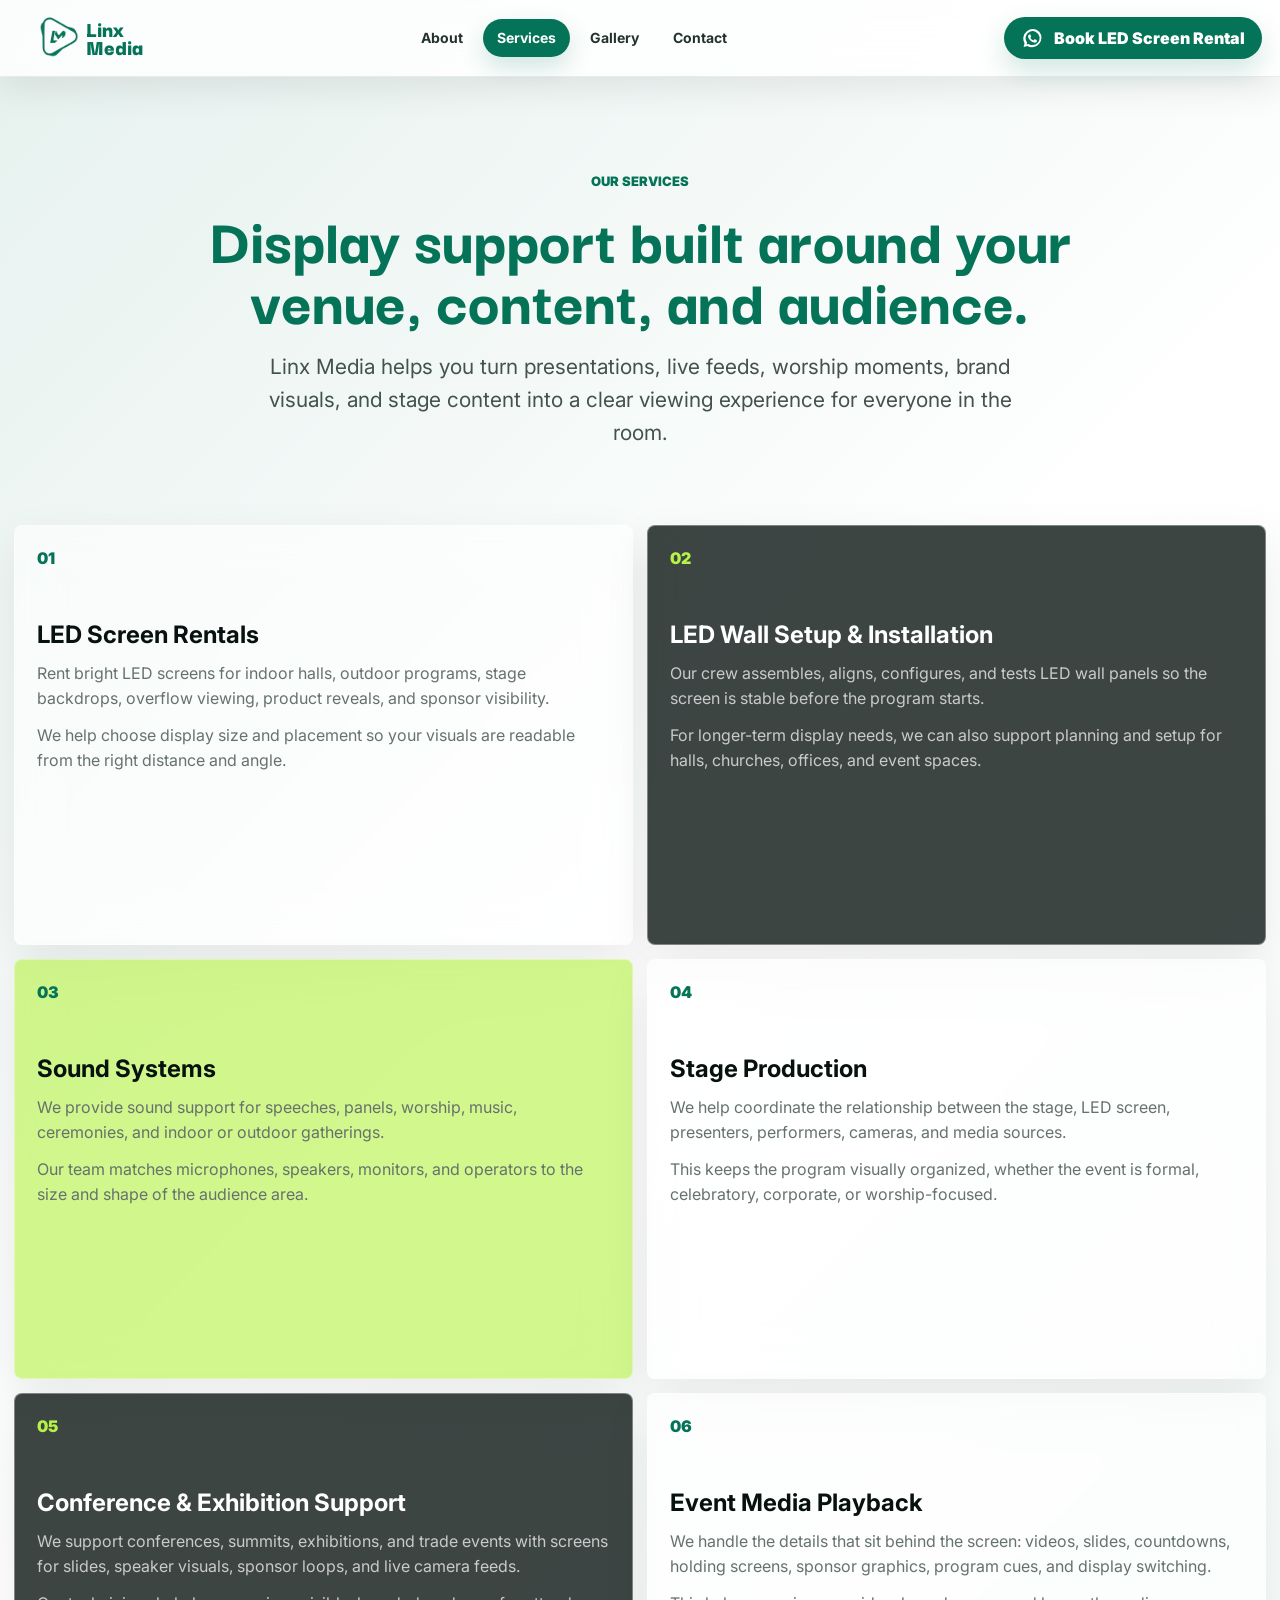
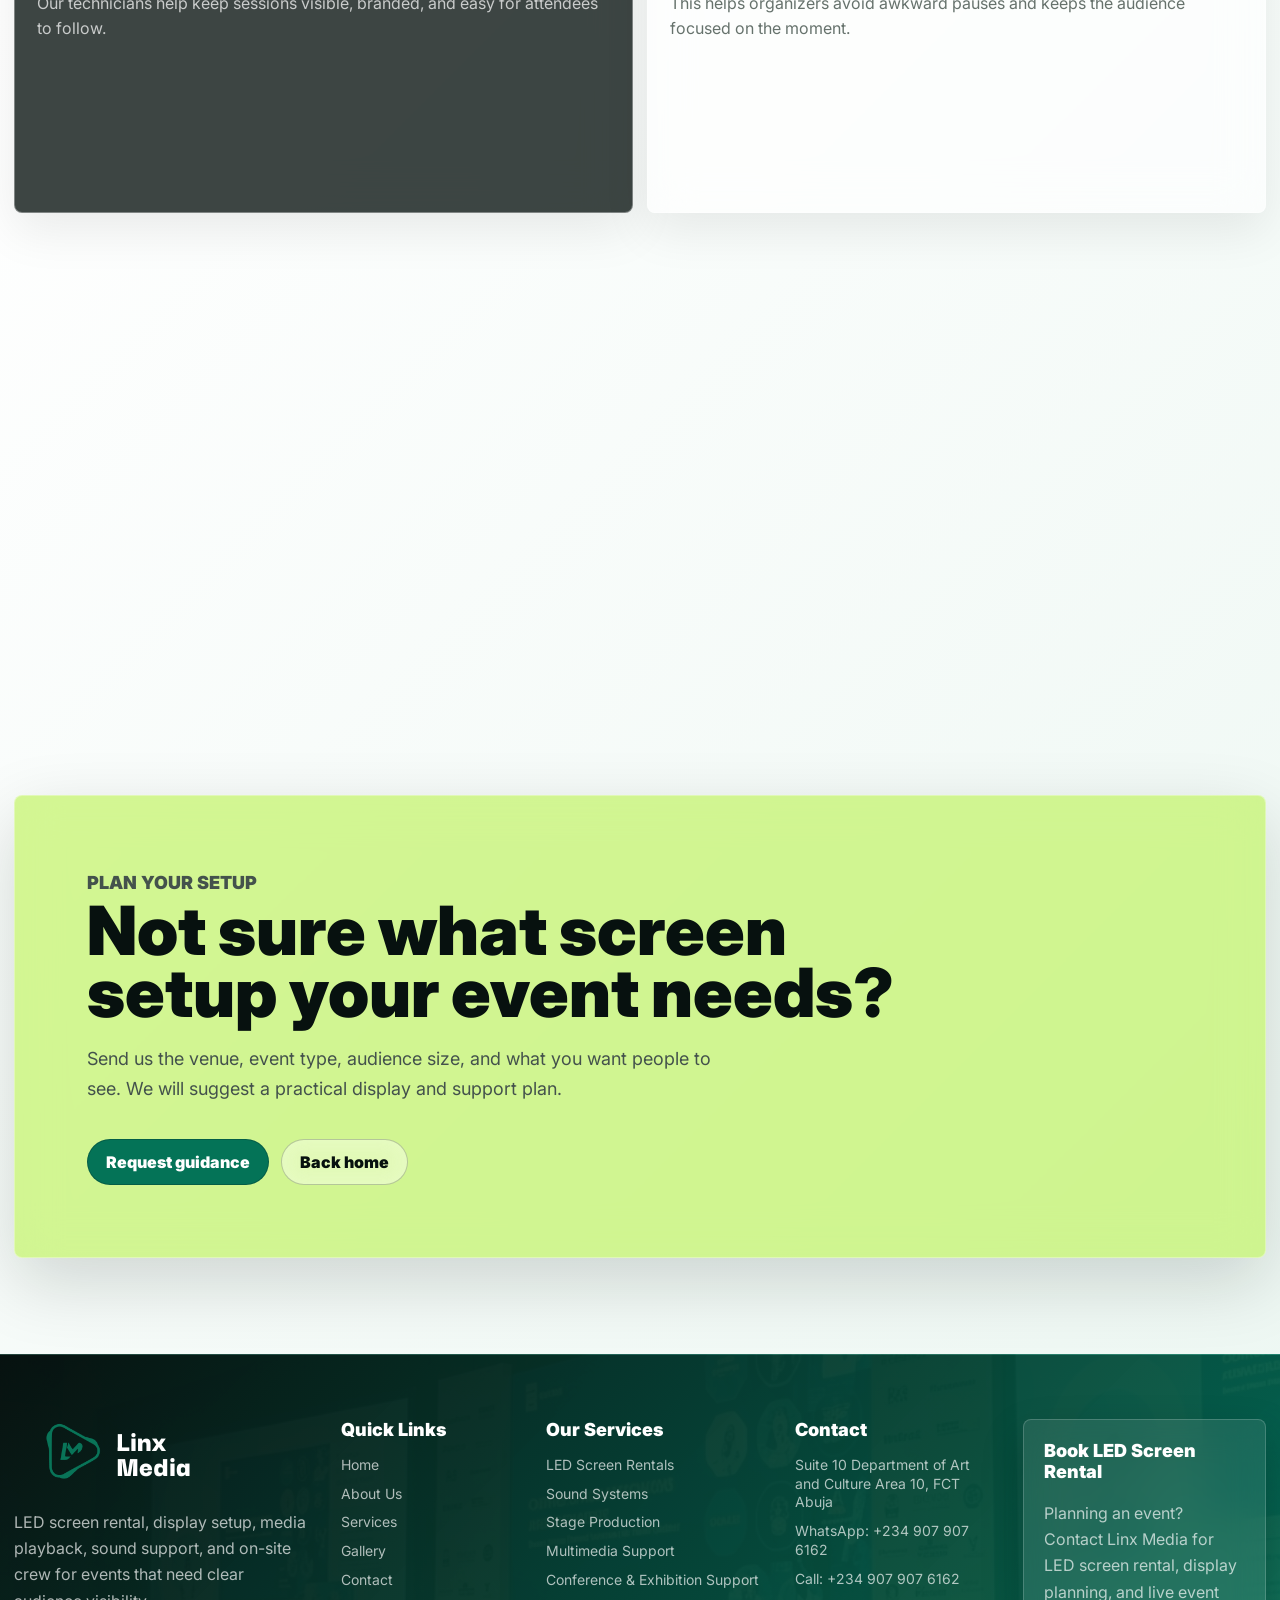
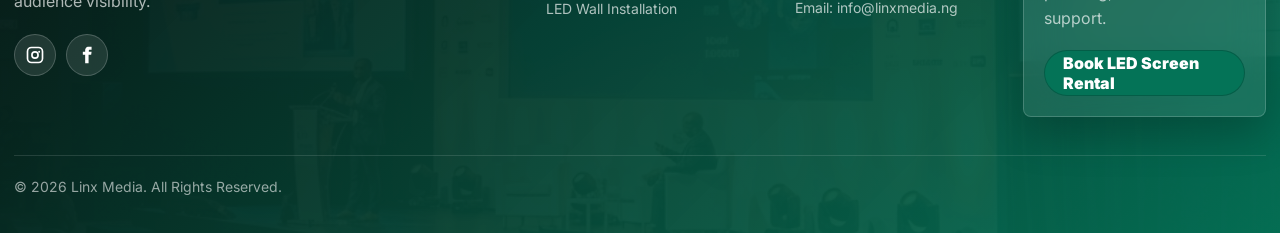
<file: services.html>
<!DOCTYPE html>
<html lang="en">
<head>
  <meta charset="UTF-8">
  <meta name="viewport" content="width=device-width, initial-scale=1.0">
  <title>Services | Linx Media Event Technical Support</title>
  <meta name="description" content="Explore Linx Media services for LED screen rental, display setup, media playback, sound support, stage coordination, and on-site event technicians.">
  <link rel="canonical" href="https://www.linxmedia.com.ng/services.html">
  <meta name="robots" content="index, follow">
  <meta name="theme-color" content="#047357">
  <meta name="google-site-verification" content="UTUIDooDW8w01mmYviOuxTPxaXbJYJZ5lzkP3q-1VrM">
  <meta name="geo.region" content="NG-FC">
  <meta name="geo.placename" content="Abuja">
  <meta property="og:site_name" content="Linx Media">
  <meta property="og:type" content="website">
  <meta property="og:url" content="https://www.linxmedia.com.ng/services.html">
  <meta property="og:title" content="Services | Linx Media Event Technical Support">
  <meta property="og:description" content="LED screen rental, display setup, media playback, sound support, stage coordination, and on-site event technicians.">
  <meta property="og:image" content="https://www.linxmedia.com.ng/assets/linx/home-slide-3.jpg">
  <meta name="twitter:card" content="summary_large_image">
  <meta name="twitter:title" content="Services | Linx Media Event Technical Support">
  <meta name="twitter:description" content="LED screen rental, display setup, media playback, sound support, stage coordination, and on-site event technicians.">
  <meta name="twitter:image" content="https://www.linxmedia.com.ng/assets/linx/home-slide-3.jpg">
  <link rel="preconnect" href="https://fonts.googleapis.com">
  <link rel="preconnect" href="https://fonts.gstatic.com" crossorigin>
  <link href="https://fonts.googleapis.com/css2?family=Darker+Grotesque:wght@700;800;900&family=Inter:wght@400;500;600;700;800;900&display=swap" rel="stylesheet">
  <link rel="icon" type="image/png" sizes="32x32" href="assets/favicon-32.png?v=4">
  <link rel="icon" type="image/png" sizes="192x192" href="assets/favicon-192.png?v=4">
  <link rel="shortcut icon" href="favicon.ico?v=4">
  <link rel="apple-touch-icon" href="assets/apple-touch-icon.png?v=4">
  <link rel="stylesheet" href="styles.css">
  <!-- Google tag (gtag.js) -->
  <script async src="https://www.googletagmanager.com/gtag/js?id=G-PYZNKVM0P6"></script>
  <script>
    window.dataLayer = window.dataLayer || [];
    function gtag(){dataLayer.push(arguments);}
    gtag('js', new Date());

    gtag('config', 'G-PYZNKVM0P6');
  </script></head>
<body>
  <a class="skip-link" href="#top">Skip to content</a>
  <header class="site-header">
    <a class="brand" href="index.html" aria-label="Linx Media home">
      <img src="assets/Linx%20media%20logo.png" alt="Linx Media" decoding="async">
      <span class="brand-wordmark"><strong>Linx</strong><strong>Media</strong></span>
    </a>

    <button class="menu-toggle" type="button" aria-label="Open menu" aria-expanded="false">
      <span></span>
      <span></span>
      <span></span>
    </button>

    <nav class="nav-links" aria-label="Primary navigation">
      <a href="about.html">About</a>
      <a href="services.html" aria-current="page">Services</a>
      <a href="work.html">Gallery</a>
      <a href="contact.html">Contact</a>
      <a class="mobile-nav-cta" href="https://wa.me/2349079076162?text=Hello%20Linx%20Media%2C%20I%20would%20like%20to%20book%20LED%20screen%20rental%20for%20an%20event." target="_blank" rel="noopener">Book LED Screen Rental</a>
    </nav>

    <a class="header-cta" href="https://wa.me/2349079076162?text=Hello%20Linx%20Media%2C%20I%20would%20like%20to%20book%20LED%20screen%20rental%20for%20an%20event." target="_blank" rel="noopener">
      <span class="whatsapp-icon" aria-hidden="true">
        <svg viewBox="0 0 24 24" focusable="false">
          <path d="M19.1 4.9A9.9 9.9 0 0 0 3.7 17l-1 3.8 3.9-1A9.9 9.9 0 0 0 19.1 4.9Zm-7.1 14a7.2 7.2 0 0 1-3.7-1l-.3-.2-2.2.6.6-2.1-.2-.3A7.3 7.3 0 1 1 12 18.9Zm4-5.4c-.2-.1-1.3-.6-1.5-.7-.2-.1-.4-.1-.5.1l-.7.9c-.1.2-.3.2-.5.1a5.9 5.9 0 0 1-2.9-2.5c-.1-.2 0-.3.1-.4l.4-.5c.1-.1.1-.3.2-.4 0-.1 0-.3-.1-.4l-.7-1.7c-.2-.4-.4-.3-.5-.3h-.5c-.2 0-.4.1-.6.3-.2.2-.8.8-.8 1.9s.8 2.2.9 2.3c.1.2 1.6 2.5 3.9 3.5.6.2 1 .4 1.3.5.6.2 1.1.2 1.5.1.5-.1 1.3-.5 1.5-1.1.2-.5.2-1 .1-1.1 0-.1-.2-.2-.4-.3Z" />
        </svg>
      </span>
      Book LED Screen Rental
    </a>
  </header>

  <main id="top">
    <section class="page-hero section-pad">
      <p class="section-label reveal">Our Services</p>
      <h1 class="reveal">Display support built around your venue, content, and audience.</h1>
      <p class="reveal">Linx Media helps you turn presentations, live feeds, worship moments, brand visuals, and stage content into a clear viewing experience for everyone in the room.</p>
    </section>

    <section class="services section-pad services-page-list">
      <div class="service-grid services-detail-grid">
        <article class="service-card service-card-static reveal">
          <span class="service-number">01</span>
          <h3>LED Screen Rentals</h3>
          <p>Rent bright LED screens for indoor halls, outdoor programs, stage backdrops, overflow viewing, product reveals, and sponsor visibility.</p>
          <p>We help choose display size and placement so your visuals are readable from the right distance and angle.</p>
        </article>
        <article class="service-card service-card-static reveal">
          <span class="service-number">02</span>
          <h3>LED Wall Setup & Installation</h3>
          <p>Our crew assembles, aligns, configures, and tests LED wall panels so the screen is stable before the program starts.</p>
          <p>For longer-term display needs, we can also support planning and setup for halls, churches, offices, and event spaces.</p>
        </article>
        <article class="service-card service-card-static reveal">
          <span class="service-number">03</span>
          <h3>Sound Systems</h3>
          <p>We provide sound support for speeches, panels, worship, music, ceremonies, and indoor or outdoor gatherings.</p>
          <p>Our team matches microphones, speakers, monitors, and operators to the size and shape of the audience area.</p>
        </article>
        <article class="service-card service-card-static reveal">
          <span class="service-number">04</span>
          <h3>Stage Production</h3>
          <p>We help coordinate the relationship between the stage, LED screen, presenters, performers, cameras, and media sources.</p>
          <p>This keeps the program visually organized, whether the event is formal, celebratory, corporate, or worship-focused.</p>
        </article>
        <article class="service-card service-card-static reveal">
          <span class="service-number">05</span>
          <h3>Conference & Exhibition Support</h3>
          <p>We support conferences, summits, exhibitions, and trade events with screens for slides, speaker visuals, sponsor loops, and live camera feeds.</p>
          <p>Our technicians help keep sessions visible, branded, and easy for attendees to follow.</p>
        </article>
        <article class="service-card service-card-static reveal">
          <span class="service-number">06</span>
          <h3>Event Media Playback</h3>
          <p>We handle the details that sit behind the screen: videos, slides, countdowns, holding screens, sponsor graphics, program cues, and display switching.</p>
          <p>This helps organizers avoid awkward pauses and keeps the audience focused on the moment.</p>
        </article>
        <article class="service-card service-card-static reveal">
          <span class="service-number">07</span>
          <h3>Fixed Display Planning</h3>
          <p>For venues that need a more regular display system, we assist with screen planning, placement advice, configuration, and operational guidance.</p>
          <p>We focus on practical viewing needs, maintenance access, and day-to-day usability.</p>
        </article>
        <article class="service-card service-card-static reveal">
          <span class="service-number">08</span>
          <h3>Technical Crew & On-Site Support</h3>
          <p>Equipment is only useful when someone capable is watching it. Our crew manages setup checks, live operation, troubleshooting, and breakdown.</p>
          <p>You get a technical team that stays close to the program and responds quickly when something changes.</p>
        </article>
      </div>
    </section>

    <section class="contact section-pad">
      <div class="contact-panel reveal">
        <p class="section-label">Plan your setup</p>
        <h2>Not sure what screen setup your event needs?</h2>
        <p>Send us the venue, event type, audience size, and what you want people to see. We will suggest a practical display and support plan.</p>
        <div class="contact-actions">
          <a class="button button-primary" href="https://wa.me/2349079076162?text=Hello%20Linx%20Media%2C%20I%20would%20like%20help%20choosing%20services%20for%20my%20event." target="_blank" rel="noopener">Request guidance</a>
          <a class="button button-secondary" href="index.html">Back home</a>
        </div>
      </div>
    </section>
  </main>

  <footer class="site-footer">
    <div class="footer-grid">
      <div class="footer-brand">
        <div class="footer-brand-mark">
          <img class="footer-logo" src="assets/Linx%20media%20logo.png" alt="Linx Media" loading="lazy" decoding="async">
          <span class="footer-wordmark"><strong>Linx</strong><strong>Media</strong></span>
        </div>
        <p>LED screen rental, display setup, media playback, sound support, and on-site crew for events that need clear audience visibility.</p>
        <div class="footer-social" aria-label="Linx Media social links">
          <a href="https://www.instagram.com/linxmedia_ng/" target="_blank" rel="noopener" aria-label="Follow Linx Media on Instagram">
            <svg viewBox="0 0 24 24" focusable="false" aria-hidden="true">
              <path d="M7.8 2h8.4A5.8 5.8 0 0 1 22 7.8v8.4a5.8 5.8 0 0 1-5.8 5.8H7.8A5.8 5.8 0 0 1 2 16.2V7.8A5.8 5.8 0 0 1 7.8 2Zm0 2A3.8 3.8 0 0 0 4 7.8v8.4A3.8 3.8 0 0 0 7.8 20h8.4a3.8 3.8 0 0 0 3.8-3.8V7.8A3.8 3.8 0 0 0 16.2 4H7.8Zm4.2 3.3a4.7 4.7 0 1 1 0 9.4 4.7 4.7 0 0 1 0-9.4Zm0 2a2.7 2.7 0 1 0 0 5.4 2.7 2.7 0 0 0 0-5.4Zm5-2.45a1.15 1.15 0 1 1 0 2.3 1.15 1.15 0 0 1 0-2.3Z" />
            </svg>
          </a>
          <a href="https://www.facebook.com/share/1B9i2rN9x2/?mibextid=wwXIfr" target="_blank" rel="noopener" aria-label="Follow Linx Media on Facebook">
            <svg viewBox="0 0 24 24" focusable="false" aria-hidden="true">
              <path d="M14.2 8.1V6.6c0-.7.5-.9.9-.9h2.4V2.1L14.2 2c-3.6 0-4.4 2.7-4.4 4.4v1.7H7v3.7h2.8V22h4.1V11.8h3.1l.5-3.7h-3.3Z" />
            </svg>
          </a>
        </div>
      </div>
      <div>
        <h3>Quick Links</h3>
        <nav class="footer-links" aria-label="Footer quick links">
          <a href="index.html">Home</a>
          <a href="about.html">About Us</a>
          <a href="services.html">Services</a>
          <a href="work.html">Gallery</a>
          <a href="contact.html">Contact</a>
        </nav>
      </div>
      <div>
        <h3>Our Services</h3>
        <nav class="footer-links" aria-label="Footer services">
          <a href="services.html">LED Screen Rentals</a>
          <a href="services.html">Sound Systems</a>
          <a href="services.html">Stage Production</a>
          <a href="services.html">Multimedia Support</a>
          <a href="services.html">Conference & Exhibition Support</a>
          <a href="services.html">LED Wall Installation</a>
        </nav>
      </div>
      <div>
        <h3>Contact</h3>
        <div class="footer-links">
          <span>Suite 10 Department of Art and Culture Area 10, FCT Abuja</span>
          <a href="https://wa.me/2349079076162" target="_blank" rel="noopener">WhatsApp: +234 907 907 6162</a>
          <a href="tel:+2349079076162">Call: +234 907 907 6162</a>
          <a href="mailto:info@linxmedia.ng">Email: info@linxmedia.ng</a>
        </div>
      </div>
      <div class="footer-cta">
        <h3>Book LED Screen Rental</h3>
        <p>Planning an event? Contact Linx Media for LED screen rental, display planning, and live event support.</p>
        <a class="button button-primary" href="https://wa.me/2349079076162?text=Hello%20Linx%20Media%2C%20I%20would%20like%20to%20book%20LED%20screen%20rental%20for%20an%20event." target="_blank" rel="noopener">Book LED Screen Rental</a>
      </div>
    </div>
    <div class="footer-bottom">
      <span>&copy; 2026 Linx Media. All Rights Reserved.</span>
    </div>
  </footer>
  <script src="script.js"></script>
</body>
</html>
</file>
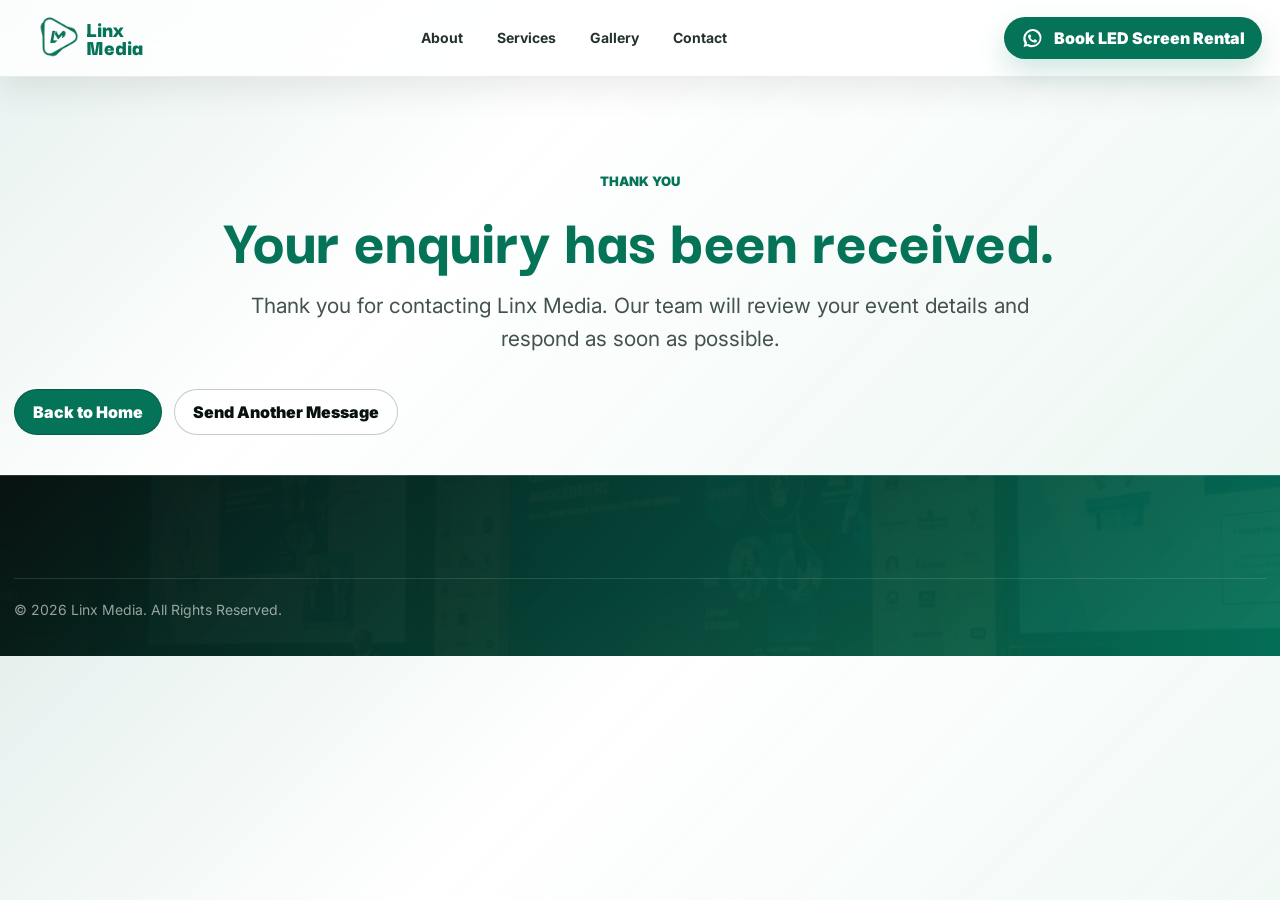
<file: thank-you.html>
<!DOCTYPE html>
<html lang="en">
<head>
  <meta charset="UTF-8">
  <meta name="viewport" content="width=device-width, initial-scale=1.0">
  <title>Thank You | Linx Media</title>
  <meta name="description" content="Thank you for contacting Linx Media. Our team will review your event details and respond shortly.">
  <meta name="robots" content="noindex, follow">
  <meta name="theme-color" content="#047357">
  <link rel="icon" type="image/png" sizes="32x32" href="assets/favicon-32.png?v=4">
  <link rel="icon" type="image/png" sizes="192x192" href="assets/favicon-192.png?v=4">
  <link rel="shortcut icon" href="favicon.ico?v=4">
  <link rel="apple-touch-icon" href="assets/apple-touch-icon.png?v=4">
  <link rel="preconnect" href="https://fonts.googleapis.com">
  <link rel="preconnect" href="https://fonts.gstatic.com" crossorigin>
  <link href="https://fonts.googleapis.com/css2?family=Darker+Grotesque:wght@700;800;900&family=Inter:wght@400;500;600;700;800;900&display=swap" rel="stylesheet">
  <link rel="stylesheet" href="styles.css">
  <!-- Google tag (gtag.js) -->
  <script async src="https://www.googletagmanager.com/gtag/js?id=G-PYZNKVM0P6"></script>
  <script>
    window.dataLayer = window.dataLayer || [];
    function gtag(){dataLayer.push(arguments);}
    gtag('js', new Date());

    gtag('config', 'G-PYZNKVM0P6');
  </script></head>
<body>
  <a class="skip-link" href="#top">Skip to content</a>
  <header class="site-header">
    <a class="brand" href="index.html" aria-label="Linx Media home">
      <img src="assets/Linx%20media%20logo.png" alt="Linx Media" decoding="async">
      <span class="brand-wordmark"><strong>Linx</strong><strong>Media</strong></span>
    </a>

    <button class="menu-toggle" type="button" aria-label="Open menu" aria-expanded="false">
      <span></span>
      <span></span>
      <span></span>
    </button>

    <nav class="nav-links" aria-label="Primary navigation">
      <a href="about.html">About</a>
      <a href="services.html">Services</a>
      <a href="work.html">Gallery</a>
      <a href="contact.html">Contact</a>
      <a class="mobile-nav-cta" href="https://wa.me/2349079076162?text=Hello%20Linx%20Media%2C%20I%20would%20like%20to%20book%20LED%20screen%20rental%20for%20an%20event." target="_blank" rel="noopener">Book LED Screen Rental</a>
    </nav>

    <a class="header-cta" href="https://wa.me/2349079076162?text=Hello%20Linx%20Media%2C%20I%20would%20like%20to%20book%20LED%20screen%20rental%20for%20an%20event." target="_blank" rel="noopener">
      <span class="whatsapp-icon" aria-hidden="true">
        <svg viewBox="0 0 24 24" focusable="false">
          <path d="M19.1 4.9A9.9 9.9 0 0 0 3.7 17l-1 3.8 3.9-1A9.9 9.9 0 0 0 19.1 4.9Zm-7.1 14a7.2 7.2 0 0 1-3.7-1l-.3-.2-2.2.6.6-2.1-.2-.3A7.3 7.3 0 1 1 12 18.9Zm4-5.4c-.2-.1-1.3-.6-1.5-.7-.2-.1-.4-.1-.5.1l-.7.9c-.1.2-.3.2-.5.1a5.9 5.9 0 0 1-2.9-2.5c-.1-.2 0-.3.1-.4l.4-.5c.1-.1.1-.3.2-.4 0-.1 0-.3-.1-.4l-.7-1.7c-.2-.4-.4-.3-.5-.3h-.5c-.2 0-.4.1-.6.3-.2.2-.8.8-.8 1.9s.8 2.2.9 2.3c.1.2 1.6 2.5 3.9 3.5.6.2 1 .4 1.3.5.6.2 1.1.2 1.5.1.5-.1 1.3-.5 1.5-1.1.2-.5.2-1 .1-1.1 0-.1-.2-.2-.4-.3Z" />
        </svg>
      </span>
      Book LED Screen Rental
    </a>
  </header>

  <main id="top">
    <section class="page-hero section-pad">
      <p class="section-label reveal">Thank You</p>
      <h1 class="reveal">Your enquiry has been received.</h1>
      <p class="reveal">Thank you for contacting Linx Media. Our team will review your event details and respond as soon as possible.</p>
      <div class="hero-actions reveal">
        <a class="button button-primary" href="index.html">Back to Home</a>
        <a class="button button-secondary" href="contact.html">Send Another Message</a>
      </div>
    </section>
  </main>

  <footer class="site-footer">
    <div class="footer-bottom">
      <span>&copy; 2026 Linx Media. All Rights Reserved.</span>
    </div>
  </footer>
  <script src="script.js"></script>
</body>
</html>
</file>
<file: styles.css>
﻿:root {
  --ink: #07110f;
  --paper: #edf2ee;
  --muted: #66726c;
  --line: rgba(255, 255, 255, 0.35);
  --teal: #047357;
  --navy: #047357;
  --lime: #b7f247;
  --coral: #ff8468;
  --blue: #8ed8ff;
  --white: #ffffff;
  --glass: rgba(255, 255, 255, 0.58);
  --glass-strong: rgba(255, 255, 255, 0.78);
  --shadow: 0 24px 70px rgba(7, 17, 15, 0.16);
  --page-width: min(1360px, calc(100% - 28px));
  --hero-slide-duration: 4200ms;
}

* {
  box-sizing: border-box;
}

html {
  scroll-behavior: smooth;
}

body {
  margin: 0;
  background:
    linear-gradient(135deg, rgba(4, 115, 87, 0.1) 0%, rgba(255, 255, 255, 0.96) 34%, rgba(232, 245, 239, 0.9) 100%);
  color: var(--ink);
  font-family: "Inter", Arial, sans-serif;
  overflow-x: hidden;
}

body::before {
  display: none;
  content: "";
  position: fixed;
  inset: 0;
  z-index: -1;
  background-image:
    linear-gradient(rgba(7, 17, 15, 0.045) 1px, transparent 1px),
    linear-gradient(90deg, rgba(7, 17, 15, 0.045) 1px, transparent 1px);
  background-size: 72px 72px;
  mask-image: linear-gradient(to bottom, rgba(0, 0, 0, 0.8), transparent 78%);
}

body::after {
  display: none;
  content: "";
  position: fixed;
  right: -18vw;
  bottom: 6vh;
  z-index: -1;
  width: 42vw;
  height: 42vw;
  border-radius: 50%;
  background: radial-gradient(circle, rgba(255, 132, 104, 0.22), transparent 68%);
  animation: floatGlow 9s ease-in-out infinite alternate;
}

body.menu-open {
  overflow: hidden;
}

a {
  color: inherit;
  text-decoration: none;
}

.skip-link {
  position: fixed;
  top: 12px;
  left: 12px;
  z-index: 100;
  padding: 10px 14px;
  border-radius: 999px;
  background: var(--navy);
  color: var(--white);
  font-weight: 900;
  transform: translateY(-140%);
  transition: transform 180ms ease;
}

.skip-link:focus {
  transform: translateY(0);
}

img {
  display: block;
  max-width: 100%;
}

.site-header {
  position: sticky;
  top: 0;
  z-index: 20;
  display: flex;
  align-items: center;
  justify-content: space-between;
  gap: 24px;
  width: 100%;
  margin: 0;
  padding: 14px max(18px, calc((100vw - 1360px) / 2));
  border-bottom: 1px solid rgba(7, 17, 15, 0.08);
  background: rgba(255, 255, 255, 0.84);
  box-shadow: 0 12px 34px rgba(7, 17, 15, 0.08);
  backdrop-filter: blur(18px);
}

.brand,
.nav-links,
.hero-actions,
.contact-actions,
.header-cta {
  display: flex;
  align-items: center;
}

.brand {
  display: inline-flex;
  align-items: center;
  gap: 0;
}

.brand img {
  width: 82px;
  height: auto;
  max-height: 48px;
  object-fit: contain;
  margin-right: -14px;
}

.brand-wordmark {
  display: grid;
  margin-left: 0;
  color: var(--navy);
  font-family: "Darker Grotesque", "Inter", Arial, sans-serif;
  font-size: 23px;
  font-weight: 900;
  line-height: 0.8;
  text-align: left;
}

.brand-wordmark strong {
  display: block;
  font: inherit;
}

.nav-links {
  gap: 6px;
}

.nav-links a {
  min-height: 38px;
  padding: 10px 14px;
  border-radius: 999px;
  color: #24322d;
  font-size: 14px;
  font-weight: 700;
}

.nav-links a:hover {
  background: rgba(255, 255, 255, 0.72);
}

.nav-links a[aria-current="page"] {
  background: var(--navy);
  color: var(--white);
  box-shadow: 0 10px 24px rgba(4, 115, 87, 0.18);
}

.nav-links .mobile-nav-cta {
  display: none;
}

.header-cta {
  justify-content: center;
  gap: 10px;
  min-height: 42px;
  padding: 0 16px;
  border: 1px solid rgba(4, 115, 87, 0.18);
  border-radius: 999px;
  background: var(--navy);
  color: var(--white);
  font-weight: 900;
  box-shadow: 0 12px 28px rgba(4, 115, 87, 0.18);
}

.menu-toggle {
  display: none;
  width: 46px;
  height: 46px;
  border: 1px solid rgba(4, 115, 87, 0.2);
  border-radius: 50%;
  background: rgba(4, 115, 87, 0.1);
  cursor: pointer;
}

.menu-toggle span {
  display: block;
  width: 20px;
  height: 2px;
  margin: 4px auto;
  border-radius: 999px;
  background: var(--navy);
}

.hero {
  display: grid;
  grid-template-columns: minmax(0, 0.9fr) minmax(360px, 1.1fr);
  align-items: stretch;
  gap: 34px;
  width: var(--page-width);
  min-height: calc(100vh - 82px);
  margin: 0 auto;
  padding: 58px 0 28px;
}

.hero-led {
  display: grid;
  grid-template-columns: minmax(420px, 0.92fr) minmax(330px, 0.78fr);
  align-items: center;
  gap: clamp(30px, 5vw, 84px);
  min-height: calc(100vh - 108px);
  padding-top: clamp(44px, 7vw, 88px);
  padding-bottom: clamp(58px, 8vw, 96px);
  overflow: visible;
}

.hero-copy {
  align-self: center;
  padding: clamp(24px, 4vw, 46px);
  border: 1px solid var(--line);
  border-radius: 28px;
  background: rgba(255, 255, 255, 0.5);
  box-shadow: var(--shadow);
  backdrop-filter: blur(22px);
}

.hero-led .hero-copy {
  width: 100%;
  margin: 0;
  padding: 0;
  text-align: left;
  border: 0;
  border-radius: 0;
  background: transparent;
  box-shadow: none;
  backdrop-filter: none;
}

.hero-copy,
.hero-media,
.service-card,
.process-step,
.contact-panel {
  -webkit-backdrop-filter: blur(22px);
}

.eyebrow,
.section-label {
  margin: 0 0 18px;
  color: var(--teal);
  font-size: 13px;
  font-weight: 900;
  letter-spacing: 0;
  text-transform: uppercase;
}

.hero h1,
.intro h2,
.section-heading h2,
.showcase-header h2,
.contact-panel h2 {
  margin: 0;
  font-weight: 900;
  letter-spacing: 0;
  line-height: 0.92;
}

.hero h1 {
  max-width: 780px;
  font-size: clamp(48px, 8vw, 112px);
}

.hero-led h1 {
  max-width: 720px;
  margin: 0;
  color: #047357;
  font-family: "Darker Grotesque", "Inter", Arial, sans-serif;
  font-size: clamp(44px, 4.7vw, 68px);
  font-weight: 800;
  line-height: 0.88;
}

.hero-led h1 > span {
  display: block;
}

.hero-led h1 > span:first-child {
  white-space: normal;
}

.hero-led h1 > .hero-service-line {
  white-space: normal;
}

.hero-service-word {
  display: inline-block;
  color: #FA6506;
  min-height: 0.9em;
  vertical-align: baseline;
  transition: opacity 220ms ease, transform 220ms ease;
}

.hero-service-word.is-changing {
  opacity: 0;
  transform: translateY(8px);
}

.hero-text {
  max-width: 570px;
  margin: 24px 0 0;
  color: #44524c;
  font-size: clamp(17px, 2vw, 21px);
  line-height: 1.55;
}

.hero-led .hero-text {
  max-width: 540px;
  margin: 18px 0 0;
  color: rgba(7, 17, 15, 0.86);
  font-size: clamp(16px, 1.55vw, 20px);
  line-height: 1.35;
}

.hero-actions,
.contact-actions {
  flex-wrap: wrap;
  gap: 12px;
  margin-top: 34px;
}

.hero-led .hero-actions {
  justify-content: flex-start;
  margin-top: 28px;
}

.button {
  display: inline-flex;
  align-items: center;
  justify-content: center;
  min-height: 46px;
  padding: 0 18px;
  border: 1px solid rgba(7, 17, 15, 0.22);
  border-radius: 999px;
  font-weight: 900;
}

.button-primary {
  background: var(--navy);
  color: var(--white);
}

.whatsapp-icon {
  display: inline-flex;
  align-items: center;
  justify-content: center;
  width: 23px;
  height: 23px;
  flex: 0 0 23px;
}

.whatsapp-icon svg {
  width: 100%;
  height: 100%;
  fill: currentColor;
}

.button-secondary {
  background: rgba(255, 255, 255, 0.52);
  backdrop-filter: blur(14px);
}

.hero-media {
  position: relative;
  min-height: 640px;
  border: 1px solid rgba(255, 255, 255, 0.35);
  border-radius: 34px;
  overflow: hidden;
  background: #101916;
  box-shadow: var(--shadow);
  transform-style: preserve-3d;
}

.hero-led-gallery {
  position: relative;
  justify-self: start;
  width: 100%;
  height: clamp(540px, 72vh, 760px);
  margin: 0;
  overflow: hidden;
  border: 1px solid rgba(255, 255, 255, 0.44);
  border-radius: 8px;
  box-shadow: 0 28px 72px rgba(7, 17, 15, 0.18);
  mask-image: none;
}

.hero-led-track {
  position: relative;
  width: 100%;
  height: 100%;
  padding: 0;
}

.hero-led-card {
  position: absolute;
  inset: 0;
  margin: 0;
  border: 0;
  border-radius: inherit;
  overflow: hidden;
  background: transparent;
  box-shadow: none;
  isolation: isolate;
  opacity: 0;
  pointer-events: none;
  transform: scale(1.02);
  transition: opacity 700ms ease, transform 700ms ease;
}

.hero-led-card.is-active {
  z-index: 1;
  opacity: 1;
  pointer-events: auto;
  transform: scale(1);
}

.hero-led-card img {
  width: 100%;
  height: 100%;
  object-fit: cover;
  border-radius: inherit;
}

.hero-led-dots {
  position: absolute;
  left: 50%;
  bottom: 18px;
  z-index: 3;
  display: flex;
  align-items: center;
  gap: 8px;
  transform: translateX(-50%);
}

.hero-led-dot {
  position: relative;
  width: clamp(28px, 3.2vw, 48px);
  height: 4px;
  padding: 0;
  border: 0;
  border-radius: 999px;
  background: rgba(255, 255, 255, 0.38);
  cursor: pointer;
  overflow: hidden;
}

.hero-led-dot::before {
  content: "";
  position: absolute;
  inset: 0;
  background: #ffffff;
  border-radius: inherit;
  transform: scaleX(0);
  transform-origin: left center;
}

.hero-led-dot.is-active::before {
  animation: heroProgress var(--hero-slide-duration) linear forwards;
}

.hero-led-dot:focus-visible {
  outline: 2px solid #ffffff;
  outline-offset: 4px;
}

@keyframes heroProgress {
  from {
    transform: scaleX(0);
  }

  to {
    transform: scaleX(1);
  }
}

.hero-media::before {
  content: "";
  position: absolute;
  inset: 0;
  z-index: 1;
  background: linear-gradient(90deg, rgba(7, 17, 15, 0.2), rgba(7, 17, 15, 0.03) 42%, rgba(183, 242, 71, 0.12));
  pointer-events: none;
}

.hero-media img {
  width: 100%;
  height: 100%;
  min-height: 640px;
  object-fit: cover;
}

.media-card {
  position: absolute;
  z-index: 2;
  width: min(270px, calc(100% - 36px));
  padding: 16px;
  border: 1px solid rgba(255, 255, 255, 0.32);
  border-radius: 18px;
  background: rgba(255, 255, 255, 0.62);
  box-shadow: 0 16px 34px rgba(7, 17, 15, 0.16);
  backdrop-filter: blur(18px);
}

.media-card span {
  display: block;
  margin-bottom: 8px;
  color: var(--teal);
  font-size: 12px;
  font-weight: 900;
  text-transform: uppercase;
}

.media-card strong {
  display: block;
  font-size: 18px;
  line-height: 1.15;
  transition: opacity 220ms ease, transform 220ms ease;
}

.media-card strong.is-changing {
  opacity: 0;
  transform: translateY(8px);
}

.media-card-top {
  top: 24px;
  left: 24px;
}

.media-card-bottom {
  right: 24px;
  bottom: 24px;
}

.section-pad {
  width: var(--page-width);
  margin: 0 auto;
  padding: 96px 0;
}

.proof-strip {
  border-top: 1px solid rgba(7, 17, 15, 0.08);
  border-bottom: 1px solid rgba(7, 17, 15, 0.08);
  background: #f7faf8;
}

.proof-inner {
  display: grid;
  grid-template-columns: 0.8fr 0.8fr 1.2fr 1fr;
  gap: 1px;
  width: var(--page-width);
  margin: 0 auto;
  background: rgba(7, 17, 15, 0.08);
}

.proof-item {
  min-height: 136px;
  padding: 28px;
  background: #ffffff;
}

.proof-item strong,
.proof-item span {
  display: block;
}

.proof-item strong {
  color: var(--navy);
  font-size: clamp(28px, 3.8vw, 54px);
  line-height: 0.95;
}

.proof-item span {
  margin-top: 10px;
  color: var(--muted);
  font-weight: 800;
}

.led-focus {
  display: grid;
  grid-template-columns: minmax(0, 0.9fr) minmax(360px, 0.8fr);
  gap: clamp(28px, 5vw, 78px);
  align-items: start;
}

.led-focus-copy h2,
.event-fit-copy h2,
.work-snapshot-copy h2,
.timeline-heading h2,
.booking-band h2 {
  margin: 0;
  color: var(--navy);
  font-family: "Darker Grotesque", "Inter", Arial, sans-serif;
  font-size: clamp(40px, 5.4vw, 78px);
  font-weight: 800;
  line-height: 0.94;
}

.led-focus-copy p:not(.section-label),
.event-fit-copy p,
.work-snapshot-copy p,
.booking-band p {
  max-width: 720px;
  margin: 22px 0 0;
  color: #44524c;
  font-size: 18px;
  line-height: 1.7;
}

.led-focus-copy .button {
  margin-top: 30px;
}

.led-focus-panel {
  border-radius: 8px;
  background: #07110f;
  color: var(--white);
  box-shadow: var(--shadow);
  overflow: hidden;
}

.setup-list article {
  display: grid;
  grid-template-columns: 64px 1fr;
  gap: 18px;
  padding: 28px;
  border-bottom: 1px solid rgba(255, 255, 255, 0.14);
}

.setup-list article:last-child {
  border-bottom: 0;
}

.setup-list span {
  color: var(--lime);
  font-weight: 900;
}

.setup-list h3 {
  margin: 0 0 10px;
  font-size: 22px;
}

.setup-list p {
  margin: 0;
  color: rgba(255, 255, 255, 0.72);
  line-height: 1.6;
}

.solution-mosaic {
  padding-top: 40px;
}

.mosaic-grid {
  display: grid;
  grid-template-columns: 1.1fr 0.9fr;
  gap: 14px;
}

.mosaic-card {
  min-height: 240px;
  padding: 28px;
  border: 1px solid rgba(7, 17, 15, 0.08);
  border-radius: 8px;
  background: #f7faf8;
  box-shadow: 0 16px 42px rgba(7, 17, 15, 0.07);
}

.mosaic-large {
  grid-row: span 2;
  min-height: 494px;
  display: flex;
  flex-direction: column;
  justify-content: flex-end;
  background:
    linear-gradient(180deg, rgba(7, 17, 15, 0.08), rgba(7, 17, 15, 0.74)),
    url("assets/linx/home-slide-1.jpeg") center / cover;
  color: var(--white);
}

.mosaic-card h3 {
  margin: 0 0 12px;
  color: inherit;
  font-size: clamp(24px, 3vw, 42px);
  line-height: 1;
}

.mosaic-card p {
  max-width: 560px;
  margin: 0;
  color: #44524c;
  line-height: 1.65;
}

.mosaic-large p {
  color: rgba(255, 255, 255, 0.78);
}

.event-fit {
  background:
    linear-gradient(135deg, rgba(7, 17, 15, 0.96), rgba(4, 115, 87, 0.88)),
    url("assets/linx/home-slide-4.jpg") center / cover;
  color: var(--white);
}

.event-fit-inner {
  display: grid;
  grid-template-columns: minmax(0, 0.9fr) minmax(360px, 1fr);
  gap: clamp(28px, 5vw, 72px);
  align-items: center;
  width: var(--page-width);
  margin: 0 auto;
  padding: 96px 0;
}

.event-fit .section-label {
  color: var(--lime);
}

.event-fit-copy h2 {
  color: var(--white);
}

.event-fit-copy p {
  color: rgba(255, 255, 255, 0.78);
}

.event-fit-list {
  display: grid;
  grid-template-columns: repeat(2, 1fr);
  gap: 12px;
}

.event-fit-list span {
  display: flex;
  align-items: center;
  min-height: 62px;
  padding: 0 20px;
  border: 1px solid rgba(255, 255, 255, 0.16);
  border-radius: 8px;
  background: rgba(255, 255, 255, 0.1);
  color: rgba(255, 255, 255, 0.9);
  font-weight: 900;
  backdrop-filter: blur(14px);
}

.work-snapshot {
  display: grid;
  grid-template-columns: minmax(360px, 0.8fr) minmax(0, 0.95fr);
  gap: clamp(28px, 5vw, 78px);
  align-items: center;
}

.work-snapshot-media {
  min-height: 540px;
  margin: 0;
  overflow: hidden;
  border-radius: 8px;
  box-shadow: var(--shadow);
}

.work-snapshot-media img {
  width: 100%;
  height: 100%;
  min-height: 540px;
  object-fit: cover;
}

.work-snapshot-copy .button {
  margin-top: 28px;
}

.timeline-section {
  display: grid;
  grid-template-columns: minmax(0, 0.72fr) minmax(0, 1fr);
  gap: clamp(28px, 5vw, 78px);
  align-items: start;
  padding-top: 40px;
}

.timeline-list {
  display: grid;
  gap: 0;
  border-top: 1px solid rgba(7, 17, 15, 0.12);
}

.timeline-item {
  display: grid;
  grid-template-columns: 140px 1fr;
  gap: 24px;
  padding: 28px 0;
  border-bottom: 1px solid rgba(7, 17, 15, 0.12);
}

.timeline-item span {
  color: var(--navy);
  font-size: 24px;
  font-weight: 900;
}

.timeline-item p {
  margin: 0;
  color: #44524c;
  line-height: 1.7;
}

.booking-band {
  display: flex;
  align-items: center;
  justify-content: space-between;
  gap: 28px;
  margin-bottom: 80px;
  padding: clamp(32px, 5vw, 56px);
  border-radius: 8px;
  background: #e8f5ef;
  box-shadow: 0 20px 54px rgba(7, 17, 15, 0.08);
}

.booking-band-actions {
  display: flex;
  flex-wrap: wrap;
  justify-content: flex-end;
  gap: 12px;
  flex: 0 0 auto;
}

.intro-grid {
  display: grid;
  grid-template-columns: 1fr 0.65fr;
  gap: 42px;
  align-items: start;
}

.about-band {
  width: 100%;
  max-width: none;
  background:
    linear-gradient(135deg, rgba(7, 17, 15, 0.96), rgba(4, 115, 87, 0.9)),
    url("assets/linx/home-slide-4.jpg") center / cover;
  color: var(--white);
}

.about-band .intro {
  padding-bottom: 42px;
}

.about-band .section-label {
  color: var(--lime);
}

.about-band h2 {
  color: var(--white);
}

.about-band p {
  color: rgba(255, 255, 255, 0.88);
}

.about-band .intro-copy p {
  color: rgba(255, 255, 255, 0.92) !important;
}

.about-band .stats {
  padding-top: 0;
  padding-bottom: 82px;
}

.about-band .stat {
  border-top-color: rgba(255, 255, 255, 0.2);
}

.about-band .stat strong {
  color: var(--white);
}

.about-band .stat span {
  color: rgba(255, 255, 255, 0.72);
}

.intro h2,
.section-heading h2,
.showcase-header h2,
.contact-panel h2 {
  font-size: clamp(38px, 5.3vw, 78px);
}

.intro p,
.contact-panel p {
  margin: 0;
  color: #44524c;
  font-size: 18px;
  line-height: 1.7;
}

.intro-copy {
  display: grid;
  gap: 18px;
}

.intro-copy p {
  max-width: 680px;
}

.section-heading,
.showcase-header {
  display: grid;
  grid-template-columns: 0.35fr 1fr;
  gap: 34px;
  align-items: start;
  margin-bottom: 34px;
}

.service-grid {
  display: grid;
  grid-template-columns: repeat(3, 1fr);
  gap: 14px;
}

.service-card {
  position: relative;
  min-height: 230px;
  padding: 22px;
  border: 1px solid var(--line);
  border-radius: 8px;
  background: var(--glass);
  box-shadow: 0 18px 48px rgba(7, 17, 15, 0.08);
  backdrop-filter: blur(22px);
  overflow: hidden;
  cursor: default;
  transition: transform 220ms ease, box-shadow 220ms ease, background 220ms ease, border-color 220ms ease;
}

.service-card::after {
  content: "";
  position: absolute;
  right: 22px;
  bottom: 20px;
  color: var(--teal);
  font-size: 13px;
  font-weight: 900;
  opacity: 0;
  transform: translateX(-8px);
  transition: opacity 220ms ease, transform 220ms ease;
}

.service-card-static::after {
  content: "";
}

.service-card:hover,
.process-step:hover {
  transform: translateY(-8px);
  box-shadow: 0 28px 70px rgba(7, 17, 15, 0.16);
}

.service-card:hover {
  border-color: rgba(4, 115, 87, 0.28);
}

.service-card:hover::after {
  opacity: 1;
  transform: translateX(0);
}

.service-card:nth-child(2),
.service-card:nth-child(5) {
  background: rgba(7, 17, 15, 0.78);
  color: var(--white);
}

.service-card:nth-child(2)::after,
.service-card:nth-child(5)::after {
  color: var(--lime);
}

.service-card:nth-child(3) {
  background: rgba(183, 242, 71, 0.62);
}

.section-action {
  display: flex;
  justify-content: center;
  margin-top: 28px;
}

.page-hero {
  padding-top: 96px;
  padding-bottom: 40px;
  text-align: center;
}

.page-hero h1 {
  max-width: 980px;
  margin: 0 auto;
  color: var(--navy);
  font-family: "Darker Grotesque", "Inter", Arial, sans-serif;
  font-size: clamp(40px, 5.2vw, 72px);
  font-weight: 800;
  line-height: 0.92;
}

.page-hero p:not(.section-label) {
  max-width: 780px;
  margin: 22px auto 0;
  color: #44524c;
  font-size: clamp(17px, 2vw, 21px);
  line-height: 1.55;
}

.services-page-list {
  padding-top: 36px;
}

.services-detail-grid {
  grid-template-columns: repeat(2, 1fr);
}

.services-detail-grid .service-card {
  min-height: 420px;
}

.about-page {
  padding-top: 10px;
}

.about-title {
  font-size: clamp(46px, 6vw, 86px);
}

.about-story {
  display: grid;
  gap: 18px;
  max-width: none;
  margin-bottom: 46px;
}

.about-story p {
  margin: 0;
  color: #44524c;
  font-size: clamp(18px, 2vw, 22px);
  line-height: 1.7;
}

.about-card-grid {
  display: grid;
  grid-template-columns: repeat(2, 1fr);
  gap: 14px;
}

.about-card {
  min-height: 260px;
  padding: 30px;
  border: 1px solid var(--line);
  border-radius: 8px;
  background: rgba(255, 255, 255, 0.58);
  box-shadow: 0 18px 48px rgba(7, 17, 15, 0.08);
  backdrop-filter: blur(22px);
  -webkit-backdrop-filter: blur(22px);
}

.about-card h2 {
  margin: 0 0 18px;
  color: var(--navy);
  font-family: "Darker Grotesque", "Inter", Arial, sans-serif;
  font-size: clamp(36px, 4vw, 58px);
  line-height: 0.92;
}

.about-card .section-label {
  margin-bottom: 16px;
}

.about-card p {
  margin: 0;
  color: #44524c;
  line-height: 1.7;
}

.about-card p + p {
  margin-top: 14px;
}

.core-values {
  margin-top: 70px;
  text-align: center;
}

.contact-page {
  padding-top: 36px;
}

.contact-page-intro {
  display: grid;
  gap: 18px;
  max-width: 1000px;
  margin-bottom: 46px;
}

.contact-page-intro p {
  margin: 0;
  color: #44524c;
  font-size: clamp(18px, 2vw, 22px);
  line-height: 1.7;
}

.contact-page-grid {
  display: grid;
  grid-template-columns: 1fr;
  gap: 42px;
}

.contact-form-title {
  margin-bottom: 20px;
  text-align: center;
}

.contact-info-card {
  padding: 30px;
  border: 1px solid var(--line);
  border-radius: 8px;
  background: rgba(255, 255, 255, 0.58);
  box-shadow: 0 18px 48px rgba(7, 17, 15, 0.08);
  backdrop-filter: blur(22px);
  -webkit-backdrop-filter: blur(22px);
}

.contact-info-card h2 {
  max-width: 760px;
  margin: 0 0 26px;
  color: var(--navy);
  font-family: "Darker Grotesque", "Inter", Arial, sans-serif;
  font-size: clamp(34px, 4vw, 54px);
  line-height: 0.95;
}

.contact-info-card h3 {
  margin: 0 0 12px;
  color: var(--navy);
  font-size: 18px;
}

.contact-info-card ul {
  display: grid;
  grid-template-columns: repeat(2, 1fr);
  gap: 10px 18px;
  margin: 0;
  padding-left: 18px;
  color: #44524c;
  line-height: 1.55;
}

.contact-form {
  display: grid;
  grid-template-columns: repeat(2, 1fr);
  gap: 14px;
}

.contact-form label {
  display: grid;
  gap: 8px;
}

.contact-form span {
  color: #24322d;
  font-size: 13px;
  font-weight: 900;
}

.contact-form input,
.contact-form select,
.contact-form textarea {
  width: 100%;
  border: 1px solid rgba(7, 17, 15, 0.12);
  border-radius: 8px;
  background: rgba(255, 255, 255, 0.7);
  color: var(--ink);
  font: inherit;
  padding: 14px 15px;
  outline: none;
}

.contact-form textarea {
  resize: vertical;
}

.contact-form input:focus,
.contact-form select:focus,
.contact-form textarea:focus {
  border-color: rgba(4, 115, 87, 0.42);
  box-shadow: 0 0 0 4px rgba(4, 115, 87, 0.08);
}

.contact-form .form-wide,
.contact-form .button {
  grid-column: 1 / -1;
}

.contact-form-simple {
  grid-template-columns: 1fr;
  margin-bottom: 28px;
}

.contact-detail-list {
  display: grid;
  gap: 22px;
}

.contact-detail-list div {
  display: grid;
  gap: 8px;
}

.contact-detail-list span,
.contact-detail-list a {
  color: #44524c;
  line-height: 1.55;
}

.contact-detail-list a:hover {
  color: var(--navy);
}

.contact-page-cta {
  margin-top: 48px;
}

.core-value-grid {
  justify-content: center;
  max-width: 980px;
  margin: 0 auto;
}

.core-value-grid span {
  flex: 0 1 calc(25% - 12px);
  justify-content: center;
}

.event-types {
  padding-top: 42px;
}

.event-type-grid {
  display: flex;
  flex-wrap: wrap;
  gap: 12px;
}

.event-type-grid span {
  display: inline-flex;
  align-items: center;
  min-height: 54px;
  padding: 0 20px;
  border: 1px solid var(--line);
  border-radius: 999px;
  background: rgba(255, 255, 255, 0.58);
  color: #24322d;
  font-weight: 800;
  box-shadow: 0 12px 30px rgba(7, 17, 15, 0.06);
  backdrop-filter: blur(16px);
  -webkit-backdrop-filter: blur(16px);
  cursor: default;
  transition: transform 180ms ease, box-shadow 180ms ease, background 180ms ease, border-color 180ms ease;
}

.event-type-grid span:hover {
  transform: translateY(-5px);
  border-color: rgba(4, 115, 87, 0.24);
  background: rgba(255, 255, 255, 0.76);
  box-shadow: 0 20px 46px rgba(7, 17, 15, 0.12);
}

.event-type-grid span:nth-child(3n) {
  background: rgba(183, 242, 71, 0.46);
}

.event-type-grid span:nth-child(4n) {
  background: rgba(142, 216, 255, 0.36);
}

.service-number {
  display: inline-flex;
  margin-bottom: 54px;
  color: var(--teal);
  font-weight: 900;
}

.service-card:nth-child(2) .service-number,
.service-card:nth-child(5) .service-number {
  color: var(--lime);
}

.service-card h3 {
  margin: 0 0 12px;
  font-size: 24px;
  line-height: 1.1;
}

.service-card p,
.process-step p,
.stat span {
  margin: 0;
  color: var(--muted);
  line-height: 1.58;
}

.service-card p + p {
  margin-top: 12px;
}

.service-card:nth-child(2) p,
.service-card:nth-child(5) p {
  color: rgba(255, 255, 255, 0.72);
}

.showcase {
  width: 100%;
  max-width: none;
  padding-right: max(14px, calc((100vw - 1360px) / 2));
  padding-left: max(14px, calc((100vw - 1360px) / 2));
  background:
    linear-gradient(135deg, rgba(7, 17, 15, 0.94), rgba(12, 42, 38, 0.9)),
    url("assets/linx/home-slide-4.jpg") center / cover;
  color: var(--white);
}

.showcase .section-label {
  color: var(--lime);
}

.showcase-header h2 {
  max-width: 860px;
}

.showcase-intro {
  max-width: 860px;
  margin: 0 0 34px;
  color: rgba(255, 255, 255, 0.72);
  font-size: clamp(17px, 2vw, 21px);
  line-height: 1.65;
}

.why-card-grid {
  display: grid;
  grid-template-columns: repeat(4, 1fr);
  gap: 14px;
}

.why-card {
  min-height: 245px;
  padding: 22px;
  border: 1px solid rgba(255, 255, 255, 0.24);
  border-radius: 8px;
  background: rgba(255, 255, 255, 0.12);
  box-shadow: 0 22px 54px rgba(0, 0, 0, 0.24);
  backdrop-filter: blur(20px);
  -webkit-backdrop-filter: blur(20px);
  transition: transform 220ms ease, background 220ms ease, border-color 220ms ease, box-shadow 220ms ease;
}

.why-card:hover {
  transform: translateY(-8px);
  border-color: rgba(183, 242, 71, 0.42);
  background: rgba(255, 255, 255, 0.18);
  box-shadow: 0 30px 72px rgba(0, 0, 0, 0.34);
}

.why-card span {
  display: inline-flex;
  margin-bottom: 74px;
  color: var(--lime);
  font-weight: 900;
}

.why-card h3 {
  margin: 0 0 12px;
  font-size: 24px;
  line-height: 1.1;
}

.why-card p {
  margin: 0;
  color: rgba(255, 255, 255, 0.7);
  line-height: 1.58;
}

.event-proof {
  display: grid;
  grid-template-columns: minmax(0, 0.78fr) minmax(0, 1fr);
  gap: clamp(28px, 5vw, 72px);
  align-items: start;
}

.event-proof-heading h2 {
  margin: 0;
  color: var(--navy);
  font-family: "Darker Grotesque", "Inter", Arial, sans-serif;
  font-size: clamp(38px, 5.3vw, 78px);
  font-weight: 800;
  line-height: 0.94;
}

.event-proof-heading p:not(.section-label) {
  margin: 22px 0 0;
  color: #44524c;
  font-size: 18px;
  line-height: 1.7;
}

.proof-card-grid {
  display: grid;
  gap: 14px;
}

.proof-card {
  padding: 24px;
  border: 1px solid rgba(7, 17, 15, 0.08);
  border-radius: 8px;
  background: rgba(255, 255, 255, 0.74);
  box-shadow: 0 16px 42px rgba(7, 17, 15, 0.07);
}

.proof-card span {
  display: inline-flex;
  margin-bottom: 18px;
  color: var(--teal);
  font-size: 13px;
  font-weight: 900;
  text-transform: uppercase;
}

.proof-card h3 {
  margin: 0 0 10px;
  color: var(--ink);
  font-size: 22px;
  line-height: 1.1;
}

.proof-card p {
  margin: 0;
  color: #44524c;
  line-height: 1.65;
}

.our-work-preview {
  display: grid;
  grid-template-columns: minmax(0, 0.95fr) minmax(360px, 0.75fr);
  align-items: center;
  gap: clamp(28px, 5vw, 78px);
  padding-top: 82px;
  padding-bottom: 82px;
}

.work-preview-copy {
  max-width: 900px;
}

.work-preview-copy h2 {
  margin: 0;
  color: var(--navy);
  font-family: "Darker Grotesque", "Inter", Arial, sans-serif;
  font-size: clamp(42px, 6vw, 82px);
  font-weight: 800;
  line-height: 0.94;
}

.work-preview-copy p:not(.section-label) {
  max-width: 760px;
  margin: 20px 0 0;
  color: #44524c;
  font-size: 18px;
  line-height: 1.7;
}

.work-preview-copy .button {
  margin-top: 28px;
}

.work-preview-media {
  min-height: 440px;
  margin: 0;
  overflow: hidden;
  border-radius: 34px;
  box-shadow: 0 28px 72px rgba(7, 17, 15, 0.18);
}

.work-preview-media img {
  width: 100%;
  height: 100%;
  min-height: 440px;
  object-fit: cover;
}

.project-gallery {
  display: grid;
  grid-template-columns: repeat(2, 1fr);
  gap: 16px;
  padding-top: 36px;
}

.project-card {
  position: relative;
  min-height: 420px;
  margin: 0;
  border: 1px solid var(--line);
  border-radius: 24px;
  overflow: hidden;
  box-shadow: 0 22px 54px rgba(7, 17, 15, 0.12);
  cursor: zoom-in;
}

.project-card:focus-visible {
  outline: 3px solid var(--lime);
  outline-offset: 4px;
}

.project-card img {
  width: 100%;
  height: 100%;
  min-height: 420px;
  object-fit: cover;
  transition: transform 320ms ease;
}

.project-card:hover img {
  transform: scale(1.04);
}

.project-card figcaption {
  position: absolute;
  right: 18px;
  bottom: 18px;
  left: 18px;
  padding: 14px 16px;
  border: 1px solid rgba(255, 255, 255, 0.24);
  border-radius: 18px;
  background: rgba(255, 255, 255, 0.62);
  color: var(--navy);
  font-weight: 900;
  backdrop-filter: blur(16px);
  -webkit-backdrop-filter: blur(16px);
}

.gallery-lightbox {
  position: fixed;
  inset: 0;
  z-index: 80;
  display: none;
  align-items: center;
  justify-content: center;
  padding: 72px 24px 32px;
  background: rgba(7, 17, 15, 0.92);
}

.gallery-lightbox.is-open {
  display: flex;
}

.gallery-lightbox-frame {
  display: grid;
  gap: 14px;
  width: min(1080px, 100%);
  margin: 0;
}

.gallery-lightbox-frame img {
  width: 100%;
  max-height: 78vh;
  border-radius: 8px;
  object-fit: contain;
  background: rgba(255, 255, 255, 0.04);
  box-shadow: 0 28px 80px rgba(0, 0, 0, 0.42);
}

.gallery-lightbox-frame figcaption {
  color: var(--white);
  font-size: 16px;
  font-weight: 800;
  text-align: center;
}

.gallery-lightbox-close,
.gallery-lightbox-nav {
  position: absolute;
  display: inline-flex;
  align-items: center;
  justify-content: center;
  border: 1px solid rgba(255, 255, 255, 0.24);
  border-radius: 50%;
  color: var(--white);
  background: rgba(255, 255, 255, 0.12);
  cursor: pointer;
  transition: background 180ms ease, color 180ms ease, transform 180ms ease;
}

.gallery-lightbox-close:hover,
.gallery-lightbox-nav:hover {
  color: var(--lime);
  background: rgba(255, 255, 255, 0.2);
}

.gallery-lightbox-close {
  top: 20px;
  right: 20px;
  width: 44px;
  height: 44px;
  font-size: 30px;
  line-height: 1;
}

.gallery-lightbox-nav {
  top: 50%;
  width: 48px;
  height: 48px;
  font-size: 42px;
  line-height: 1;
  transform: translateY(-50%);
}

.gallery-lightbox-prev {
  left: 18px;
}

.gallery-lightbox-next {
  right: 18px;
}

.video-gallery {
  padding-top: 0;
}

.video-slider {
  max-width: 980px;
  margin: 0 auto;
}

.video-stage {
  margin: 0;
  overflow: hidden;
  border: 1px solid var(--line);
  border-radius: 28px;
  background: #101916;
  box-shadow: 0 22px 54px rgba(7, 17, 15, 0.12);
}

.video-frame {
  position: relative;
  background: #07110f;
}

.video-slider-player {
  display: block;
  width: 100%;
  aspect-ratio: 16 / 9;
  background: #07110f;
  object-fit: cover;
}

.video-slider-caption {
  padding: 18px 22px;
  background: rgba(255, 255, 255, 0.9);
  color: var(--ink);
  font-size: 17px;
  font-weight: 900;
}

.video-slider-dots {
  display: flex;
  align-items: center;
  justify-content: center;
}

.video-arrow {
  position: absolute;
  top: 50%;
  z-index: 3;
  display: grid;
  place-items: center;
  width: 52px;
  height: 52px;
  padding: 0;
  border: 0;
  border-radius: 50%;
  background: rgba(255, 255, 255, 0.78);
  color: var(--navy);
  cursor: pointer;
  box-shadow: 0 14px 34px rgba(7, 17, 15, 0.24);
  transform: translateY(-50%);
  transition: background 180ms ease, transform 180ms ease;
}

.video-arrow:hover {
  background: #ffffff;
  transform: translateY(-50%) scale(1.05);
}

.video-arrow-left {
  left: 18px;
}

.video-arrow-right {
  right: 18px;
}

.video-arrow span {
  display: block;
  width: 13px;
  height: 13px;
  border-top: 3px solid currentColor;
  border-left: 3px solid currentColor;
}

.video-arrow-left span {
  transform: translateX(2px) rotate(-45deg);
}

.video-arrow-right span {
  transform: translateX(-2px) rotate(135deg);
}

.video-play-toggle {
  position: absolute;
  top: 50%;
  left: 50%;
  z-index: 3;
  display: grid;
  place-items: center;
  width: 78px;
  height: 78px;
  padding: 0;
  border: 0;
  border-radius: 50%;
  background: rgba(255, 255, 255, 0.88);
  color: var(--navy);
  cursor: pointer;
  box-shadow: 0 20px 46px rgba(7, 17, 15, 0.28);
  transform: translate(-50%, -50%);
  transition: opacity 180ms ease, transform 180ms ease, background 180ms ease;
}

.video-play-toggle:hover {
  background: #ffffff;
  transform: translate(-50%, -50%) scale(1.05);
}

.video-play-toggle span {
  display: block;
  width: 0;
  height: 0;
  margin-left: 5px;
  border-top: 15px solid transparent;
  border-bottom: 15px solid transparent;
  border-left: 22px solid currentColor;
}

.video-slider.is-playing .video-play-toggle {
  opacity: 0;
  pointer-events: none;
}

.video-slider-dots {
  flex-wrap: wrap;
  gap: 9px;
  margin-top: 18px;
}

.video-dot {
  width: 10px;
  height: 10px;
  padding: 0;
  border: 0;
  border-radius: 50%;
  background: rgba(102, 114, 108, 0.45);
  cursor: pointer;
  transition: background 200ms ease, transform 200ms ease;
}

.video-dot.is-active {
  background: var(--navy);
  transform: scale(1.25);
}

.video-dot:focus-visible,
.video-arrow:focus-visible {
  outline: 2px solid var(--navy);
  outline-offset: 4px;
}

.video-play-toggle:focus-visible {
  outline: 2px solid #ffffff;
  outline-offset: 4px;
}

.process-grid {
  display: grid;
  grid-template-columns: repeat(4, 1fr);
  gap: 14px;
}

.stats {
  display: grid;
  grid-template-columns: repeat(4, 1fr);
  gap: 14px;
}

.process-step {
  min-height: 215px;
  padding: 22px;
  border: 1px solid var(--line);
  border-radius: 8px;
  background: rgba(232, 242, 238, 0.62);
  box-shadow: 0 18px 48px rgba(7, 17, 15, 0.08);
  backdrop-filter: blur(22px);
  transition: transform 220ms ease, box-shadow 220ms ease;
}

.process-step:nth-child(2) {
  background: rgba(247, 223, 216, 0.68);
}

.process-step:nth-child(3) {
  background: rgba(223, 234, 248, 0.68);
}

.process-step span {
  display: block;
  margin-bottom: 56px;
  font-size: 23px;
  font-weight: 900;
}

.stats {
  padding-top: 24px;
}

.stat {
  padding: 30px 0;
  border-top: 1px solid var(--line);
}

.stat strong {
  display: block;
  margin-bottom: 10px;
  font-size: clamp(48px, 7vw, 92px);
  line-height: 0.9;
}

#eventCount::after {
  content: "+";
}

.contact {
  padding-top: 52px;
}

.contact-panel {
  padding: clamp(32px, 6vw, 72px);
  border-radius: 8px;
  border: 1px solid var(--line);
  background: rgba(183, 242, 71, 0.58);
  box-shadow: var(--shadow);
  backdrop-filter: blur(22px);
}

.contact-panel h2 {
  max-width: 860px;
}

.contact-panel p:not(.section-label) {
  max-width: 660px;
  margin-top: 20px;
}

.site-footer {
  width: 100%;
  margin: 0;
  padding: 64px max(14px, calc((100vw - 1360px) / 2)) 38px;
  border-top: 1px solid rgba(255, 255, 255, 0.12);
  background:
    linear-gradient(135deg, rgba(7, 17, 15, 0.98), rgba(4, 115, 87, 0.94)),
    url("assets/linx/home-slide-4.jpg") center / cover;
  color: rgba(255, 255, 255, 0.74);
}

.footer-grid {
  display: grid;
  grid-template-columns: 1.35fr 0.8fr 1fr 0.9fr 1.1fr;
  gap: 28px;
  align-items: start;
}

.site-footer h3 {
  margin: 0;
  color: var(--white);
  font-weight: 900;
}

.footer-brand-mark {
  display: inline-flex;
  align-items: center;
  gap: 0;
}

.footer-logo {
  width: 118px;
  height: auto;
  max-height: 68px;
  margin-right: -16px;
  object-fit: contain;
}

.footer-wordmark {
  display: grid;
  color: var(--white);
  font-family: "Darker Grotesque", "Inter", Arial, sans-serif;
  font-size: 30px;
  font-weight: 900;
  line-height: 0.82;
  text-align: left;
}

.footer-wordmark strong {
  display: block;
  font: inherit;
}

.site-footer h3 {
  margin-bottom: 16px;
  font-size: 18px;
}

.footer-brand p,
.footer-cta p {
  margin: 18px 0 0;
  color: rgba(255, 255, 255, 0.68);
  line-height: 1.65;
}

.footer-social {
  display: flex;
  align-items: center;
  gap: 10px;
  margin-top: 20px;
}

.footer-social a {
  display: inline-flex;
  align-items: center;
  justify-content: center;
  width: 42px;
  height: 42px;
  border: 1px solid rgba(255, 255, 255, 0.2);
  border-radius: 50%;
  color: var(--white);
  background: rgba(255, 255, 255, 0.1);
  transition: background 180ms ease, border-color 180ms ease, color 180ms ease, transform 180ms ease;
}

.footer-social a:hover {
  border-color: rgba(183, 242, 71, 0.72);
  color: var(--lime);
  background: rgba(255, 255, 255, 0.16);
  transform: translateY(-2px);
}

.footer-social svg {
  width: 20px;
  height: 20px;
  fill: currentColor;
}

.footer-links {
  display: grid;
  gap: 10px;
  color: rgba(255, 255, 255, 0.68);
  font-size: 14px;
  line-height: 1.35;
}

.footer-links a:hover {
  color: var(--lime);
}

.footer-cta {
  padding: 20px;
  border: 1px solid rgba(255, 255, 255, 0.18);
  border-radius: 8px;
  background: rgba(255, 255, 255, 0.09);
  box-shadow: 0 18px 42px rgba(0, 0, 0, 0.22);
  backdrop-filter: blur(18px);
  -webkit-backdrop-filter: blur(18px);
}

.footer-cta .button {
  width: 100%;
  margin-top: 18px;
}

.footer-bottom {
  margin-top: 38px;
  padding-top: 22px;
  border-top: 1px solid rgba(255, 255, 255, 0.12);
  color: rgba(255, 255, 255, 0.58);
  font-size: 14px;
}

.reveal {
  opacity: 0;
  transform: translateY(18px);
  transition: opacity 600ms ease, transform 600ms ease;
}

.reveal.visible {
  opacity: 1;
  transform: translateY(0);
}

@keyframes floatGlow {
  from {
    transform: translate3d(0, 0, 0) scale(1);
  }

  to {
    transform: translate3d(-7vw, -4vh, 0) scale(1.14);
  }
}

@media (max-width: 920px) {
  .menu-toggle {
    display: block;
  }

  .header-cta {
    display: none;
  }

  .nav-links {
    position: fixed;
    top: 78px;
    right: 16px;
    left: 16px;
    display: grid;
    padding: 12px;
    border: 1px solid var(--line);
    border-radius: 24px;
    background: rgba(245, 244, 238, 0.96);
    box-shadow: var(--shadow);
    opacity: 0;
    pointer-events: none;
    transform: translateY(-10px);
    transition: opacity 220ms ease, transform 220ms ease;
  }

  .nav-links.open {
    opacity: 1;
    pointer-events: auto;
    transform: translateY(0);
  }

  .nav-links a {
    border-radius: 16px;
  }

  .nav-links .mobile-nav-cta {
    display: flex;
    align-items: center;
    justify-content: center;
    margin-top: 6px;
    background: var(--navy);
    color: var(--white);
    font-weight: 900;
  }

  .nav-links .mobile-nav-cta:hover {
    background: #047357;
    color: var(--white);
  }

  .hero,
  .intro-grid,
  .section-heading,
  .showcase-header,
  .service-grid,
  .proof-inner,
  .led-focus,
  .mosaic-grid,
  .event-fit-inner,
  .event-proof,
  .work-snapshot,
  .timeline-section,
  .our-work-preview,
  .why-card-grid,
  .about-card-grid,
  .contact-page-grid,
  .process-grid,
  .project-gallery,
  .stats {
    grid-template-columns: 1fr;
  }

  .hero {
    min-height: auto;
    padding-top: 38px;
  }

  .hero-led {
    display: flex;
    flex-direction: column;
    padding-top: 34px;
    min-height: auto;
    overflow: hidden;
  }

  .hero-led .hero-copy {
    order: 1;
    text-align: center;
  }

  .hero-led .hero-text {
    margin-right: auto;
    margin-left: auto;
  }

  .hero-led .hero-actions {
    justify-content: center;
  }

  .gallery-lightbox {
    padding: 76px 14px 24px;
  }

  .gallery-lightbox-nav {
    top: auto;
    bottom: 18px;
    transform: none;
  }

  .gallery-lightbox-prev {
    left: calc(50% - 58px);
  }

  .gallery-lightbox-next {
    right: calc(50% - 58px);
  }

  .hero-led-gallery {
    order: 2;
    justify-self: auto;
    width: min(520px, 100%);
    margin: 30px auto 0;
    height: 560px;
  }

  .work-preview-media {
    min-height: 440px;
  }

  .work-preview-media img {
    min-height: 440px;
  }

  .hero-media,
  .hero-media img {
    min-height: 430px;
  }

  .service-card,
  .process-step {
    min-height: 220px;
  }

  .proof-inner {
    grid-template-columns: repeat(2, 1fr);
  }

  .mosaic-large {
    grid-row: auto;
    min-height: 440px;
  }

  .booking-band {
    display: grid;
  }

  .booking-band-actions {
    justify-content: flex-start;
  }

  .event-proof {
    gap: 28px;
  }

  .service-number,
  .process-step span {
    margin-bottom: 42px;
  }
}

@media (max-width: 620px) {
  .site-header {
    width: 100%;
    margin-top: 0;
    padding: 12px 12px;
  }

  .brand img {
    width: 74px;
    max-height: 42px;
  }

  .brand-wordmark {
    font-size: 21px;
  }

  .hero,
  .section-pad {
    width: calc(100% - 24px);
  }

  .proof-inner,
  .event-fit-inner {
    width: calc(100% - 24px);
  }

  .hero {
    gap: 26px;
  }

  .hero h1 {
    font-size: clamp(44px, 16vw, 72px);
  }

  .hero-led h1 {
    font-size: clamp(34px, 9vw, 48px);
  }

  .hero-led h1 > span:first-child {
    white-space: normal;
  }

  .hero-led h1 > .hero-service-line {
    white-space: normal;
  }

  .hero-led .hero-copy {
    padding: 22px 16px;
    border-radius: 24px;
  }

  .hero-led-gallery {
    margin-top: 24px;
    width: min(100%, 420px);
    height: 440px;
  }

  .hero-led-card {
    width: 100%;
    height: 100%;
  }

  .video-arrow {
    width: 42px;
    height: 42px;
  }

  .video-arrow-left {
    left: 10px;
  }

  .video-arrow-right {
    right: 10px;
  }

  .video-play-toggle {
    width: 64px;
    height: 64px;
  }

  .video-play-toggle span {
    border-top-width: 12px;
    border-bottom-width: 12px;
    border-left-width: 18px;
  }

  .hero-media,
  .hero-media img {
    min-height: 440px;
    border-radius: 22px;
  }

  .media-card {
    padding: 13px;
    border-radius: 14px;
  }

  .media-card strong {
    font-size: 15px;
  }

  .media-card-top {
    top: 14px;
    left: 14px;
  }

  .media-card-bottom {
    right: 14px;
    bottom: 14px;
  }

  .section-pad {
    padding: 68px 0;
  }

  .proof-inner,
  .event-fit-list,
  .timeline-item {
    grid-template-columns: 1fr;
  }

  .proof-item {
    min-height: 118px;
    padding: 22px;
  }

  .setup-list article {
    grid-template-columns: 1fr;
    gap: 10px;
    padding: 22px;
  }

  .mosaic-card,
  .mosaic-large {
    min-height: 260px;
  }

  .event-fit-inner {
    padding: 68px 0;
  }

  .work-snapshot-media,
  .work-snapshot-media img {
    min-height: 440px;
  }

  .timeline-item {
    gap: 10px;
  }

  .booking-band {
    margin-bottom: 74px;
  }

  .showcase {
    padding-right: 24px;
    padding-left: 24px;
  }

  .contact-info-card ul {
    grid-template-columns: 1fr;
  }

  .contact-form {
    grid-template-columns: 1fr;
  }

  .footer-grid {
    grid-template-columns: 1fr;
  }
}
</file>
